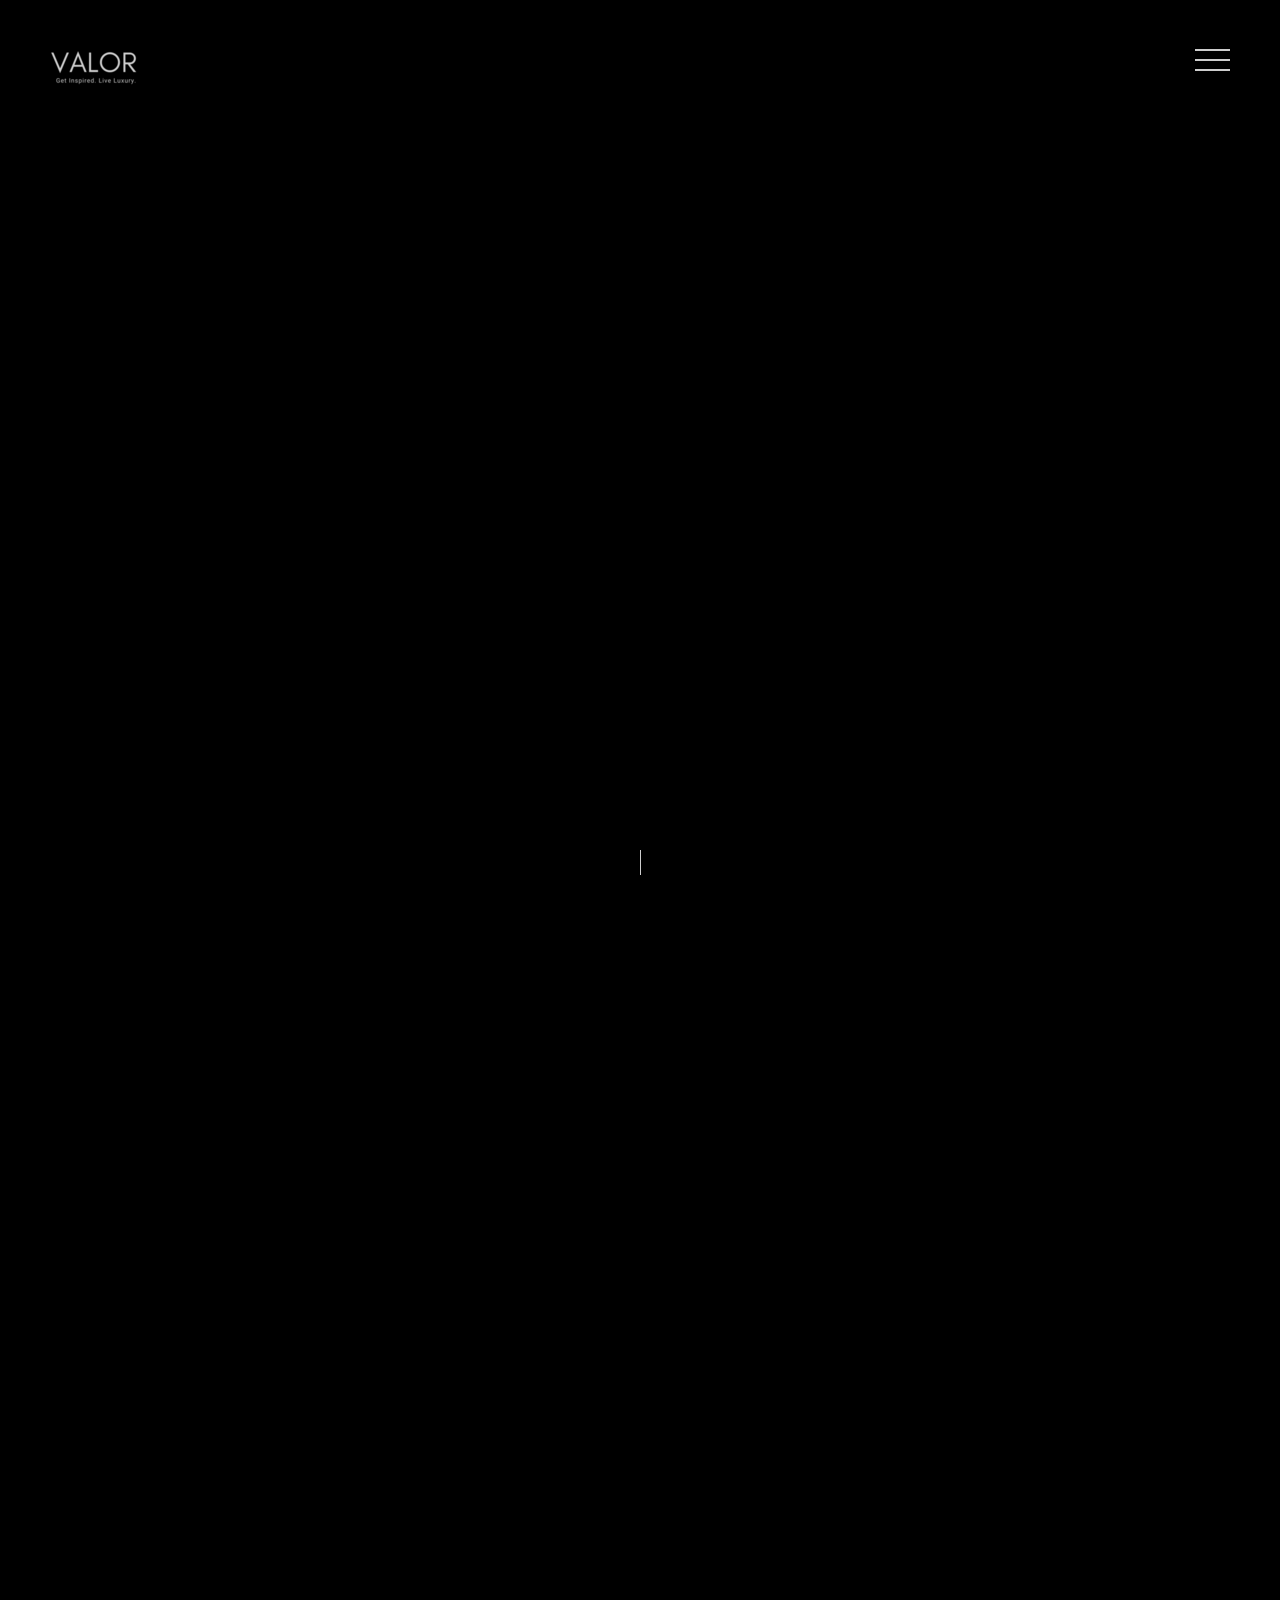
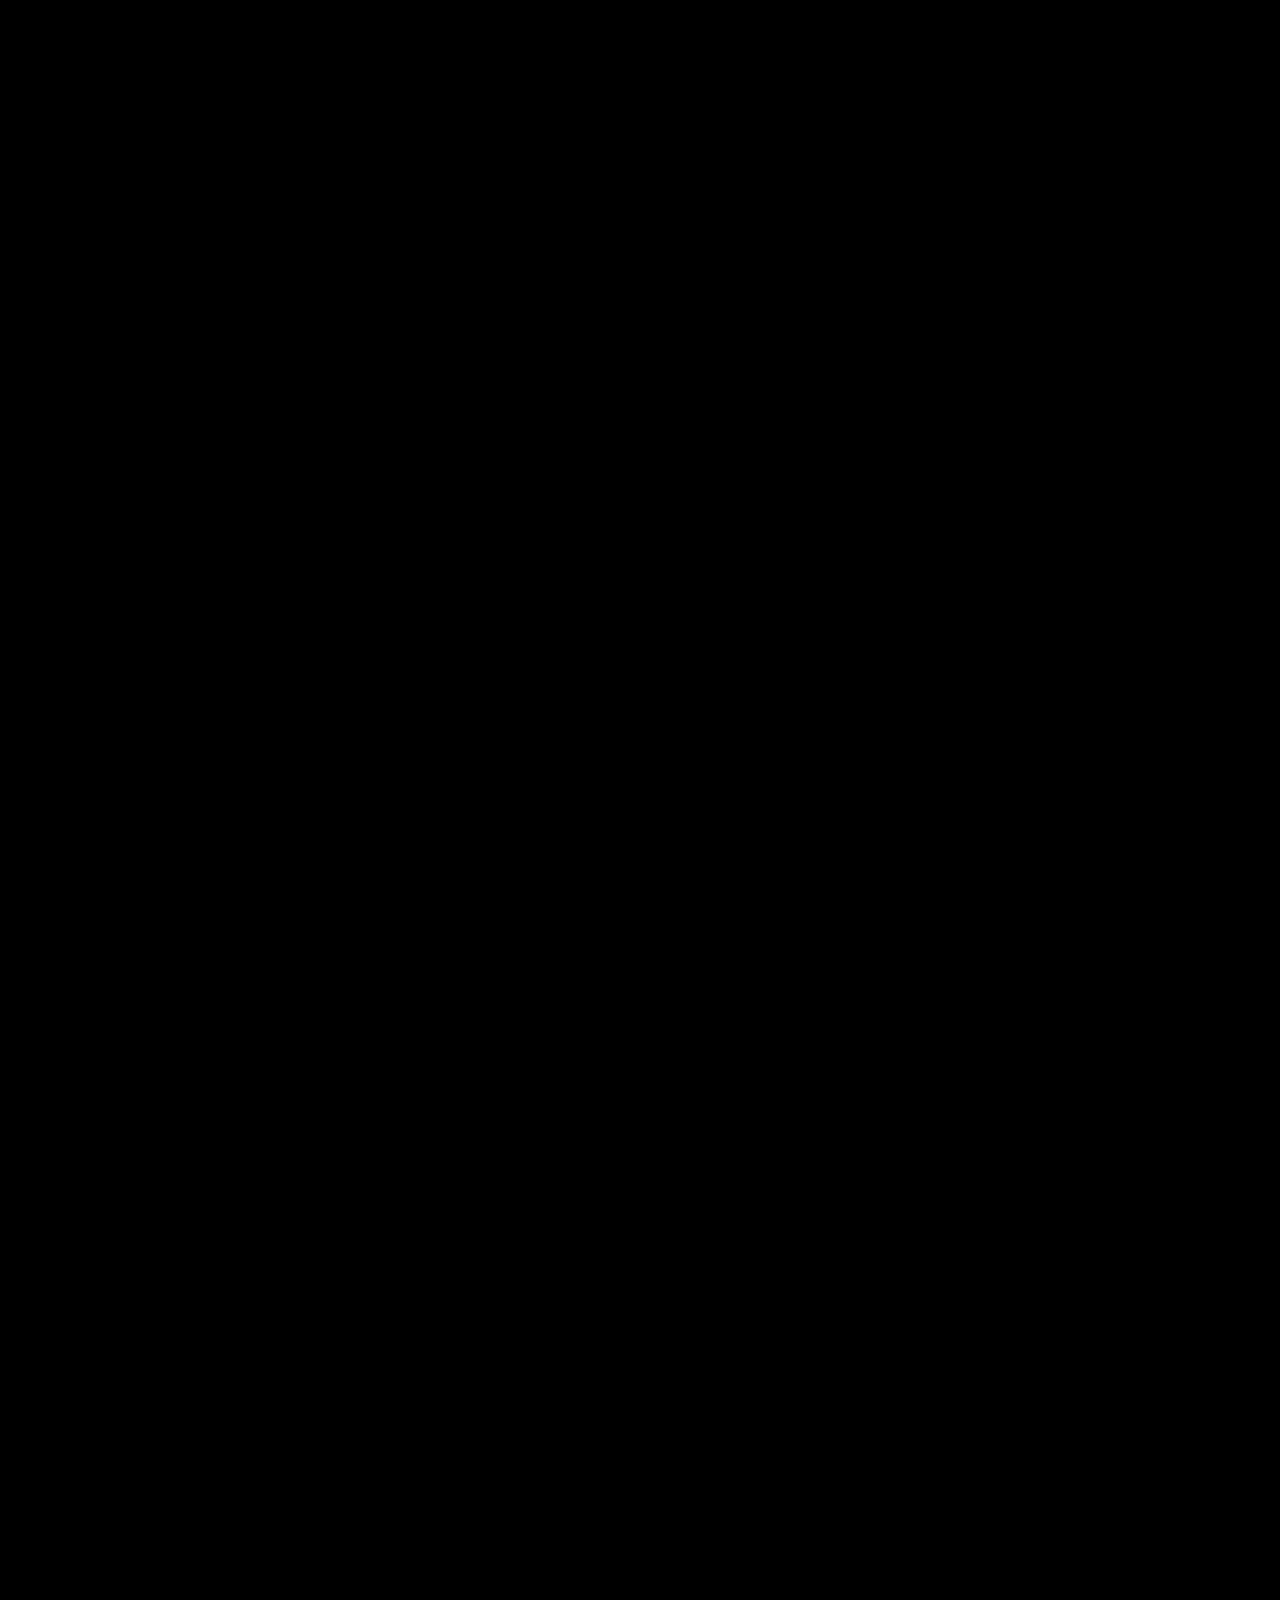
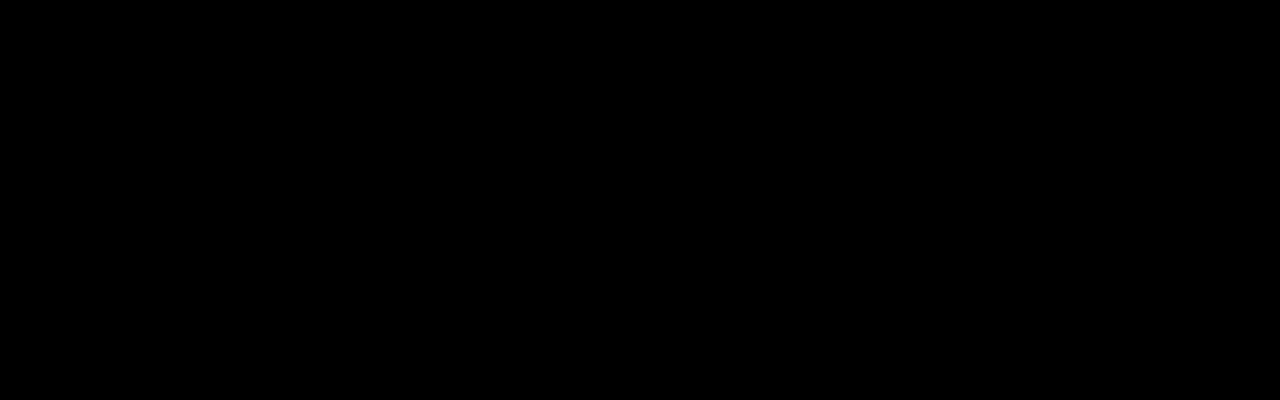
<file: index.html>
<!DOCTYPE html>
<html lang="en">

<head>
    <meta charset="utf-8">
    <title>
        Welcome to Valor Luxury
    </title>
    <meta content="" name="description">
    <meta content="" name="author">
    <meta content="" name="keywords">
    <meta content="height=device-height, width=device-width, initial-scale=1.0, minimum-scale=1.0, maximum-scale=1.0, user-scalable=no" name="viewport">
    <!-- Wext v1.0 || ex nihilo || September 2020 -->
    <!-- style start -->
    <link href="Main/css/plugins.css" media="all" rel="stylesheet" type="text/css">
    <link href="Main/css/style.css" media="all" rel="stylesheet" type="text/css">
    <!-- style end -->
    <!-- google fonts start -->
    <link href="http://fonts.googleapis.com/css?family=Raleway:100,200,300,400,500,600,700,800,900%7CMontserrat:400,400i,500,500i,600,600i,700,700i,800,800i,900,900i" rel="stylesheet" type="text/css">
    <!-- google fonts end -->
    
    <!-- Global site tag (gtag.js) - Google Analytics -->
    <script async src="https://www.googletagmanager.com/gtag/js?id=G-4ZXE6KK98L"></script>
    <script>
      window.dataLayer = window.dataLayer || [];
      function gtag(){dataLayer.push(arguments);}
      gtag('js', new Date());

      gtag('config', 'G-4ZXE6KK98L');
    </script>
    
</head>

<body>
    <!-- preloader start -->
    <div class="preloader-bg"></div>
    <div id="preloader">
        <div id="preloader-status">
            <div class="preloader-position loader">
                <span></span>
            </div>
        </div>
    </div>
    <!-- preloader end -->
    <!-- navigation trigger start -->
    <div class="menu-trigger navigation-icon" id="menu-mobile-btn">
        <button class="lines-button minus menu-toggle" id="menu-mobile-caller" type="button"><span class="lines inverse"></span></button>
    </div>
    <!-- navigation trigger end -->
    <!-- navigation start -->
    <div id="ui-layer">
        <div id="menu-wrapper">
            <div id="menu-mobile">
                <div class="menu-nav-wrapper">
                    <nav class="menu-nav">
                        <ul>
                            <li>
                                <a class="menu-state active" href="#home">Home</a>
                            </li>
                            <li>
                                <a class="menu-state" href="#about">About</a>
                            </li>
                            <li>
                                <a class="menu-state" href="#works">TOPICS</a>
                            </li>
                            <li>
                                <a class="menu-state" href="#contact">Contact</a>
                            </li>
                            <li class="credits">
                                <a href="index.html">&copy; <span style="font-weight:bold">VALOR LUXURY</span></a>
                                <br><br>
                                <a href="index.html">Made by <span style="font-weight:bold">Ronit</span></a>
                            </li>
                        </ul>
                    </nav>
                </div>
            </div>
        </div>
    </div>
    <!-- navigation end -->
    <!-- fullPage start -->
    <div id="fullpage">
        <!-- home section start -->
        <div class="section" id="section0">
            <!-- logo start -->
            <div class="logo">
                <a href="index.html"><img alt="Logo" src="Main/img/logo/logo.png"></a>
            </div>
            <!-- logo end -->
            <!-- hero bg start -->
            <div class="hero-fullscreen overlay-video overlay-all cover-all">
                <!-- YouTube video start -->
                <div class="hero-fullscreen-FIX">
                    <!-- YouTube video containment start -->
                    <div id="videoContainment">
                        <!-- YouTube video URL start -->
                        <div class="player" data-property="{videoURL: 'LT6mvQ_CDyo', containment: '#videoContainment', showControls: false, autoPlay: true, loop: true, vol: 50, mute: true, startAt: 0, stopAt: 0, opacity: 1, addRaster: false, quality: 'large', optimizeDisplay: true, ratio: 16/9, playOnlyIfVisible: true}"
                            id="bgndVideo"></div>
                        <!-- YouTube video URL end -->
                    </div>
                    <!-- YouTube video containment end -->
                    <!-- YouTube video mobile IMG start -->
                    <div class="YT-bg"></div>
                    <!-- YouTube video mobile IMG end -->
                </div>
                <!-- YouTube video end -->
            </div>
            <!-- hero bg end -->
            <!-- txt wrapper start -->
            <section class="txt-wrapper-all section-dark">
                <!-- center container start -->
                <div class="center-container-all">
                    <!-- center block start -->
                    <div class="center-block-all">
                        <!-- section title wrapper start -->
                        <div class="section-title">
                            <!-- section title start -->
                            <div class="section-title-inner section-title-inner-all section-title-inner-dark">
                                Luxverse's
                            </div>
                            <!-- section title end -->
                            <!-- section title start -->
                            <div class="section-title-inner section-title-inner-home section-title-inner-dark">
                                Valor
                            </div>
                            <!-- section title end -->
                        </div>
                        <!-- section title wrapper end -->
                    </div>
                    <!-- center block end -->
                </div>
                <!-- center container end -->
            </section>
            <!-- txt wrapper end -->
            <!-- scroll indicator start -->
            <div class="scroll-indicator">
                <div class="scroll-indicator-wrapper">
                    <div class="scroll-line"></div>
                </div>
            </div>
            <!-- scroll indicator end -->
        </div>
        <!-- home section end -->
        <!-- about section start -->
        <div class="section light-mode" id="section1">
            <!-- the wrapper start -->
            <div class="the-wrapper">
                <!-- container start -->
                <div class="container-fluid sections">
                    <!-- row start -->
                    <div class="row">
                        <!-- col start -->
                        <div class="col-md-12 col-sm-12 nopadding">
                            <!-- carousel start -->
                            <div class="owl-carousel half-post-dark" id="about-section-carousel">
                                <!-- carousel item 1 start -->
                                <div class="item item-grid-size">
                                    <div class="all-page-carousel-item about-page-carousel-item-1">
                                        <!-- txt wrapper start -->
                                        <section class="txt-wrapper-all section-light">
                                            <!-- center container start -->
                                            <div class="center-container-all">
                                                <!-- center block start -->
                                                <div class="center-block-all">
                                                    <!-- section title wrapper start -->
                                                    <div class="section-title">
                                                        <!-- section title start -->
                                                        <div class="section-title-inner section-title-inner-all section-title-inner-light">
                                                            OUR AIM FOR THE WORLD
                                                        </div>
                                                        <!-- section title end -->
                                                        <!-- section title start -->
                                                        <div class="section-title-inner section-title-inner-page section-title-inner-page-all section-title-inner-light">
                                                            ABOUT
                                                        </div>
                                                        <!-- section title end -->
                                                    </div>
                                                    <!-- section title wrapper end -->
                                                    <!-- inner divider start -->
                                                    <div class="inner-divider"></div>
                                                    <!-- inner divider end -->
                                                    <!-- txt container start -->
                                                    <div class="txt-container">
                                                        <!-- testimonials start -->
                                                        <div class="slick-testimonials">
                                                            <!-- testimonials quote 1 start -->
                                                            <div class="testimonials-quote">
                                                                <!-- section TXT start -->
                                                                <div class="section-intro">
                                                                    <p>
                                                                        LUXURY is a State of Mind.
                                                                    </p>
                                                                </div>
                                                                <!-- section TXT end -->
                                                            </div>
                                                            <!-- testimonials quote 1 end -->
                                                            <!-- testimonials quote 2 start -->
                                                            <div class="testimonials-quote">
                                                                <!-- section TXT start -->
                                                                <div class="section-intro">
                                                                    <p>
                                                                    ALL IN ONE Place to Find All the Resources You Need to Begin Your Journey!
                                                                    </p>
                                                                </div>
                                                                <!-- section TXT end -->
                                                            </div>
                                                            <!-- testimonials quote 2 end -->
                                                            <!-- testimonials quote 3 start -->
                                                            <div class="testimonials-quote">
                                                                <!-- section TXT start -->
                                                                <div class="section-intro">
                                                                    <p>
                                                                        So, Get Inspired and Live a Truly Glamorous Life!
                                                                    </p>
                                                                </div>
                                                                <!-- section TXT end -->
                                                            </div>
                                                            <!-- testimonials quote 3 end -->
                                                        </div>
                                                        <!-- testimonials end -->
                                                    </div>
                                                    <!-- txt container end -->
                                                    <!-- inner divider start -->
                                                    <div class="inner-divider"></div>
                                                    <!-- inner divider end -->
                                                    <!-- play video button start -->
                                                    <div class="video-play-btn-wrapper">
                                                        <a class="" data-lity="" href="https://vimeo.com/575414595">
                                                            <div class="video-play-btn video-play-btn-dark">
                                                                <i class="icon-play"></i>
                                                            </div>
                                                        </a>
                                                    </div>
                                                    <!-- play video button end -->
                                                </div>
                                                <!-- center block end -->
                                            </div>
                                            <!-- center container end -->
                                        </section>
                                        <!-- txt wrapper end -->
                                    </div>
                                </div>
                                <!-- carousel item 1 end -->
                                <!-- carousel item 2 start -->
                                <div class="item item-grid-size">
                                    <div class="all-page-carousel-item about-page-carousel-item-2">
                                        <!-- txt wrapper start -->
                                        <section class="txt-wrapper-all section-light">
                                            <!-- center container start -->
                                            <div class="center-container-all">
                                                <!-- center block start -->
                                                <div class="center-block-all">
                                                    <!-- section title wrapper start -->
                                                    <div class="section-title">
                                                        <!-- section title start -->
                                                        <div class="section-title-inner section-title-inner-all section-title-inner-light">
                                                            TRAIN YOUR
                                                        </div>
                                                        <!-- section title end -->
                                                        <!-- section title start -->
                                                        <div class="section-title-inner section-title-inner-page section-title-inner-page-all section-title-inner-light">
                                                            MIND.
                                                        </div>
                                                        <!-- section title end -->
                                                    </div>
                                                    <!-- section title wrapper end -->
                                                    <!-- txt container start -->
                                                    <div class="txt-container">
                                                        <!-- section chart start -->
                                                        <section class="chart-wrapper">
                                                            <!-- <span class="chart-about chart-appear-about" data-percent="100"><span class="percent-about"></span></span> -->
                                                        </section>
                                                        <!-- section chart end -->
                                                        <!-- section TXT start -->
                                                        <p>
                                                            Use Several Mind Techniques to Luxify your <a class="link-effect" href="#">DREAMS into REALITY</a>.
                                                            <br>
                                                            “Whatever Your Mind Can Conceive and Believe, It Can Achieve.” – <span style="font-weight: 700;">Napoleon Hill</span>
                                                        </p>
                                                        <!-- section TXT end -->
                                                    </div>
                                                    <!-- txt container end -->
                                                </div>
                                                <!-- center block end -->
                                            </div>
                                            <!-- center container end -->
                                        </section>
                                        <!-- txt wrapper end -->
                                    </div>
                                </div>
                                <!-- carousel item 2 end -->
                                <!-- carousel item 3 start -->
                                <div class="item item-grid-size">
                                    <div class="all-page-carousel-item about-page-carousel-item-3">
                                        <!-- txt wrapper start -->
                                        <section class="txt-wrapper-all section-light">
                                            <!-- center container start -->
                                            <div class="center-container-all">
                                                <!-- center block start -->
                                                <div class="center-block-all">
                                                    <!-- section title wrapper start -->
                                                    <div class="section-title">
                                                        <!-- section title start -->
                                                        <div class="section-title-inner section-title-inner-all section-title-inner-light">
                                                            LAW OF RESONANCE
                                                        </div>
                                                        <!-- section title end -->
                                                        <!-- section title start -->
                                                        <div class="section-title-inner section-title-inner-page section-title-inner-page-all section-title-inner-light">
                                                            VISUALIZE
                                                        </div>
                                                        <!-- section title end -->
                                                    </div>
                                                    <!-- section title wrapper end -->
                                                    <!-- txt container start -->
                                                    <div class="txt-container">
                                                        <!-- section chart start -->
                                                        <section class="chart-wrapper">
                                                            <!-- <span class="chart-about chart-appear-about" data-percent="66"><span class="percent-about"></span></span> -->
                                                        </section>
                                                        <!-- section chart end -->
                                                        <!-- section TXT start -->
                                                        <p>
                                                            Watch or Listen. Simultaneously Visualize your Fantasy of Being RICH.
                                                            <br>
                                                            “When you visualize, then you materialize. If you've been there in the mind, you'll go there in the body.” – <span style="font-weight: 700;">Denis Waitley</span>
                                                        </p>
                                                        <!-- section TXT end -->
                                                    </div>
                                                    <!-- txt container end -->
                                                </div>
                                                <!-- center block end -->
                                            </div>
                                            <!-- center container end -->
                                        </section>
                                        <!-- txt wrapper end -->
                                    </div>
                                </div>
                                <!-- carousel item 3 end -->
                                <!-- carousel item 4 start -->
                                <div class="item item-grid-size">
                                    <div class="all-page-carousel-item about-page-carousel-item-4">
                                        <!-- txt wrapper start -->
                                        <section class="txt-wrapper-all section-light">
                                            <!-- center container start -->
                                            <div class="center-container-all">
                                                <!-- center block start -->
                                                <div class="center-block-all">
                                                    <!-- section title wrapper start -->
                                                    <div class="section-title">
                                                        <!-- section title start -->
                                                        <div class="section-title-inner section-title-inner-all section-title-inner-light">
                                                            SEE THE
                                                        </div>
                                                        <!-- section title end -->
                                                        <!-- section title start -->
                                                        <div class="section-title-inner section-title-inner-page section-title-inner-page-all section-title-inner-light">
                                                            Result
                                                        </div>
                                                        <!-- section title end -->
                                                    </div>
                                                    <!-- section title wrapper end -->
                                                    <!-- txt container start -->
                                                    <div class="txt-container">
                                                        <!-- section chart start -->
                                                        <section class="chart-wrapper">
                                                            <span class="chart-about chart-appear-about" data-percent="100"><span class="percent-about"></span></span>
                                                        </section>
                                                        <!-- section chart end -->
                                                        <!-- section TXT start -->
                                                        <p>
                                                            Keep Believing <a class="link-effect" href="#">in your DREAMS. It'll Show Up When the Time is RIGHT</a>.
                                                            <br>
                                                            “The Two Most Powerful Warriors in the World are PATIENCE and TIME.” – <span style="font-weight: 700;">Leo Tolstoy</span>
                                                        </p>
                                                        <!-- section TXT end -->
                                                    </div>
                                                    <!-- txt container end -->
                                                </div>
                                                <!-- center block end -->
                                            </div>
                                            <!-- center container end -->
                                        </section>
                                        <!-- txt wrapper end -->
                                    </div>
                                </div>
                                <!-- carousel item 4 end -->
                            </div>
                            <!-- carousel end -->
                        </div>
                        <!-- col end -->
                    </div>
                    <!-- row end -->
                </div>
                <!-- container end -->
            </div>
            <!-- the wrapper end -->
        </div>
        <!-- about section end -->
        <!-- works section start -->
        <div class="section dark-mode" id="section2">
            <!-- the wrapper start -->
            <div class="the-wrapper">
                <!-- container start -->
                <div class="container-fluid sections">
                    <!-- row start -->
                    <div class="row">
                        <!-- col start -->
                        <div class="col-md-12 col-sm-12 nopadding">
                            <!-- carousel start -->
                            <div class="owl-carousel half-post-dark" id="works-section-carousel">
                                <!-- carousel item 1 start -->
                                <div class="item item-grid-size">
                                    <div class="all-page-carousel-item works-page-carousel-item-1">
                                        <!-- txt wrapper start -->
                                        <section class="txt-wrapper-all section-dark">
                                            <!-- center container start -->
                                            <div class="center-container-all">
                                                <!-- center block start -->
                                                <div class="center-block-all">
                                                    <!-- section title wrapper start -->
                                                    <div class="section-title">
                                                        <!-- section title start -->
                                                        <!-- <div class="section-title-inner section-title-inner-all section-title-inner-dark">
                                                            EXPLORE
                                                        </div> -->
                                                        <!-- section title end -->
                                                        <!-- section title start -->
                                                        <div class="section-title-inner section-title-inner-page section-title-inner-page-all section-title-inner-dark">
                                                            TOPICS
                                                        </div>
                                                        <!-- section title end -->
                                                        <!-- divider start -->
                                                        <div class="inner-divider"></div>
                                                        <!-- divider end -->
                                                        <!-- txt container start -->
                                                        <div class="txt-container">
                                                            <!-- section TXT start -->
                                                            <div class="section-intro">
                                                                <p>
                                                                    Swipe Left to Take Your First Step Towards Financial Abundance.
                                                                    <br>
                                                                    Do Everything You Can To Get There!
                                                                </p>
                                                            </div>
                                                            <!-- section TXT end -->
                                                        </div>
                                                        <!-- txt container end -->
                                                    </div>
                                                    <!-- section title wrapper end -->
                                                </div>
                                                <!-- center block end -->
                                            </div>
                                            <!-- center container end -->
                                        </section>
                                        <!-- txt wrapper end -->
                                    </div>
                                </div>
                                <!-- carousel item 1 end -->
                                <!-- carousel item 2 start -->
                                <div class="item item-grid-size">
                                    <div class="all-page-carousel-item works-page-carousel-item-2 overlay overlay-all overlay-dark-20 cover-all">
                                        <!-- txt wrapper start -->
                                        <section class="txt-wrapper-all">
                                            <!-- center container start -->
                                            <div class="center-container-all">
                                                <!-- center block start -->
                                                <div class="center-block-all">
                                                    <!-- section title wrapper start -->
                                                    <div class="section-title-wrapper-works">
                                                        <div class="section-title">
                                                            <!-- section title start -->
                                                            <div class="section-title-inner section-title-inner-works section-title-inner-dark section-title-inner-dark-works">
                                                                Affirmations
                                                            </div>
                                                            <!-- section title end -->
                                                            <!-- inner divider start -->
                                                            <br>
                                                            <div class="inner-divider">MONEY MINDSET</div>
                                                            <!-- inner divider end -->
                                                            <!-- the button wrapper start -->
                                                            <div class="the-button-wrapper the-button-wrapper-right">
                                                                <a target="_blank" href="affirmations.html">
                                                                    <div class="the-button">
                                                                        Listen
                                                                    </div>
                                                                </a> 
                                                                    <!--<a href="img/works/works-gallery-slider/works-gallery-slider-2.jpg" title="Gallery 1 / Image description 2"></a>
                                                                <a href="img/works/works-gallery-slider/works-gallery-slider-3.jpg" title="Gallery 1 / Image description 3"></a> <a href="img/works/works-gallery-slider/works-gallery-slider-4.jpg" title="Gallery 1 / Image description 4"></a> -->
                                                            </div>
                                                            <!-- the button wrapper end -->
                                                        </div>
                                                    </div>
                                                    <!-- section title wrapper end -->
                                                </div>
                                                <!-- center block end -->
                                            </div>
                                            <!-- center container end -->
                                        </section>
                                        <!-- txt wrapper end -->
                                    </div>
                                </div>
                                <!-- carousel item 2 end -->
                                <!-- carousel item 3 start -->
                                <!-- carousel item 1 end -->
                                <!-- carousel item 2 start -->
                                <div class="item item-grid-size">
                                    <div class="all-page-carousel-item works-page-carousel-item-3 overlay overlay-all overlay-dark-20 cover-all">
                                        <!-- txt wrapper start -->
                                        <section class="txt-wrapper-all">
                                            <!-- center container start -->
                                            <div class="center-container-all">
                                                <!-- center block start -->
                                                <div class="center-block-all">
                                                    <!-- section title wrapper start -->
                                                    <div class="section-title-wrapper-works">
                                                        <div class="section-title">
                                                            <!-- section title start -->
                                                            <div
                                                                class="section-title-inner section-title-inner-works section-title-inner-dark section-title-inner-dark-works">
                                                                FILMS / SERIES ON RICH LIFE
                                                            </div>
                                                            <!-- section title end -->
                                                            <!-- inner divider start -->
                                                            <br>
                                                            <div class="inner-divider">LUXURY ON TV</div>
                                                            <!-- inner divider end -->
                                                            <!-- the button wrapper start -->
                                                            <div class="the-button-wrapper the-button-wrapper-right">
                                                                <a target="_blank" href="films.html">
                                                                    <div class="the-button">
                                                                        Watch
                                                                    </div>
                                                                </a>
                                                                <!--<a href="img/works/works-gallery-slider/works-gallery-slider-2.jpg" title="Gallery 1 / Image description 2"></a>
                                                                                                <a href="img/works/works-gallery-slider/works-gallery-slider-3.jpg" title="Gallery 1 / Image description 3"></a> <a href="img/works/works-gallery-slider/works-gallery-slider-4.jpg" title="Gallery 1 / Image description 4"></a> -->
                                                            </div>
                                                            <!-- the button wrapper end -->
                                                        </div>
                                                    </div>
                                                    <!-- section title wrapper end -->
                                                </div>
                                                <!-- center block end -->
                                            </div>
                                            <!-- center container end -->
                                        </section>
                                        <!-- txt wrapper end -->
                                    </div>
                                </div>
                                <!-- carousel item 2 end -->
                                <div class="item item-grid-size">
                                    <div class="all-page-carousel-item works-page-carousel-item-13 overlay overlay-all overlay-dark-20 cover-all">
                                        <!-- txt wrapper start -->
                                        <section class="txt-wrapper-all">
                                            <!-- center container start -->
                                            <div class="center-container-all">
                                                <!-- center block start -->
                                                <div class="center-block-all">
                                                    <!-- section title wrapper start -->
                                                    <div class="section-title-wrapper-works">
                                                        <div class="section-title">
                                                            <!-- section title start -->
                                                            <div class="section-title-inner section-title-inner-works section-title-inner-dark section-title-inner-dark-works">
                                                                GALLERY
                                                            </div>
                                                            <!-- section title end -->
                                                            <!-- inner divider start -->
                                                            <br>
                                                            <div class="inner-divider">INSPIRATIONAL</div>
                                                            <!-- inner divider end -->
                                                            <!-- the button wrapper start -->
                                                            <div class="the-button-wrapper the-button-wrapper-right popup-photo-gallery">
                                                                <a href="https://i.pinimg.com/originals/83/9e/28/839e28207e533b7fab53af3eff726095.jpg" title="Credits: Millionaire.Quote">
                                                                    <div class="the-button">
                                                                        View
                                                                    </div>
                                                                </a> <a href="https://wallpapercave.com/wp/wp3751640.jpg" title="Credits: MILLIONAIRE_LINES"></a>
                                                                <a href="https://wallpaperaccess.com/full/3223779.jpg" title="Credits: WallpaperAccess"></a> <a href="https://www.secretentourage.com/wp-content/uploads/2012/07/22.jpg" title="Credits: Secret Entourage"></a>
                                                                <a href="https://www.quotemaster.org/images/20/20958bf7287cf25298f8fdd4c8e51952.jpg" title="Credits: Secret Entourage"></a>
                                                                <a href="https://www.secretentourage.com/wp-content/uploads/2012/07/21.jpg" title="Credits: Secret Entourage"></a>
                                                                <a href="https://i.pinimg.com/originals/bb/e7/28/bbe728c6261626456e79c923fea93291.jpg" title="Credits: Smart__Being"></a>
                                                                <a href="https://cutewallpaper.org/21/millionaire-lifestyle-wallpaper/Billionaire-Quotes-Wallpaper-Lifestyle-Of-A-Billionaire-.jpg" title="Credits: BOSS_LIFE_MENTOR"></a>
                                                                <a href="https://i.pinimg.com/originals/9a/47/b7/9a47b7558320a922063fd5de4431fb5b.jpg" title="Credits: THEBOSSFILES"></a>
                                                                <a href="https://shayaribaazi.files.wordpress.com/2020/10/screen-3-1.jpg" title="Credits: Shayari Baazi"></a>
                                                            </div>
                                                            <!-- the button wrapper end -->
                                                        </div>
                                                    </div>
                                                    <!-- section title wrapper end -->
                                                </div>
                                                <!-- center block end -->
                                            </div>
                                            <!-- center container end -->
                                        </section>
                                        <!-- txt wrapper end -->
                                    </div>
                                </div>
                                <div class="item item-grid-size">
                                    <div class="all-page-carousel-item works-page-carousel-item-14 overlay overlay-all overlay-dark-20 cover-all">
                                        <!-- txt wrapper start -->
                                        <section class="txt-wrapper-all">
                                            <!-- center container start -->
                                            <div class="center-container-all">
                                                <!-- center block start -->
                                                <div class="center-block-all">
                                                    <!-- section title wrapper start -->
                                                    <div class="section-title-wrapper-works">
                                                        <div class="section-title">
                                                            <!-- section title start -->
                                                            <div
                                                                class="section-title-inner section-title-inner-works section-title-inner-dark section-title-inner-dark-works">
                                                                EVENTS
                                                            </div>
                                                            <!-- section title end -->
                                                            <!-- inner divider start -->
                                                            <br>
                                                            <div class="inner-divider">MONEY MAKING</div>
                                                            <!-- inner divider end -->
                                                            <!-- the button wrapper start -->
                                                            <div class="the-button-wrapper the-button-wrapper-right">
                                                                <a target="_blank" href="events.html">
                                                                    <div class="the-button">
                                                                        Watch
                                                                    </div>
                                                                </a>
                                                                <!--<a href="img/works/works-gallery-slider/works-gallery-slider-2.jpg" title="Gallery 1 / Image description 2"></a>
                                                                                                <a href="img/works/works-gallery-slider/works-gallery-slider-3.jpg" title="Gallery 1 / Image description 3"></a> <a href="img/works/works-gallery-slider/works-gallery-slider-4.jpg" title="Gallery 1 / Image description 4"></a> -->
                                                            </div>
                                                            <!-- the button wrapper end -->
                                                        </div>
                                                    </div>
                                                    <!-- section title wrapper end -->
                                                </div>
                                                <!-- center block end -->
                                            </div>
                                            <!-- center container end -->
                                        </section>
                                        <!-- txt wrapper end -->
                                    </div>
                                </div>
                                <!-- carousel item 3 start -->
                                <div class="item item-grid-size">
                                    <div class="all-page-carousel-item works-page-carousel-item-4 overlay overlay-all overlay-dark-20 cover-all">
                                        <!-- txt wrapper start -->
                                        <section class="txt-wrapper-all">
                                            <!-- center container start -->
                                            <div class="center-container-all">
                                                <!-- center block start -->
                                                <div class="center-block-all">
                                                    <!-- section title wrapper start -->
                                                    <div class="section-title-wrapper-works">
                                                        <div class="section-title">
                                                            <!-- section title start -->
                                                            <div class="section-title-inner section-title-inner-works section-title-inner-dark section-title-inner-dark-works">
                                                                Quotes
                                                            </div>
                                                            <!-- section title end -->
                                                            <!-- inner divider start -->
                                                            <br>
                                                            <div class="inner-divider">READ AND SUCCEED</div>
                                                            <!-- inner divider end -->
                                                            <!-- the button wrapper start -->
                                                            <div class="the-button-wrapper the-button-wrapper-right">
                                                                <a target="_blank" href="quotes/testimonials.html">
                                                                    <div class="the-button">
                                                                        Read
                                                                    </div>
                                                                </a>
                                                            </div>
                                                            <!-- the button wrapper end -->
                                                        </div>
                                                    </div>
                                                    <!-- section title wrapper end -->
                                                </div>
                                                <!-- center block end -->
                                            </div>
                                            <!-- center container end -->
                                        </section>
                                        <!-- txt wrapper end -->
                                    </div>
                                </div>
                                <!-- carousel item 3 end -->
                                <!-- carousel item 4 start -->
                                <div class="item item-grid-size">
                                    <div class="all-page-carousel-item works-page-carousel-item-5 overlay overlay-all overlay-dark-20 cover-all">
                                        <!-- txt wrapper start -->
                                        <section class="txt-wrapper-all">
                                            <!-- center container start -->
                                            <div class="center-container-all">
                                                <!-- center block start -->
                                                <div class="center-block-all">
                                                    <!-- section title wrapper start -->
                                                    <div class="section-title-wrapper-works">
                                                        <div class="section-title">
                                                            <!-- section title start -->
                                                            <div class="section-title-inner section-title-inner-works section-title-inner-dark section-title-inner-dark-works">
                                                                Lifestyle Videos
                                                            </div>
                                                            <!-- section title end -->
                                                            <!-- inner divider start -->
                                                            <br>
                                                            <div class="inner-divider">VISUALIZATION</div>
                                                            <!-- inner divider end -->
                                                            <!-- the button wrapper start -->
                                                            <div class="the-button-wrapper the-button-wrapper-right">
                                                                <a data-lity="" href="https://www.youtube.com/watch?v=ASeNVqJ3ojg">
                                                                    <div class="the-button">
                                                                        Watch
                                                                    </div>
                                                                </a>
                                                            
                                                            </div>
                                                            <!-- the button wrapper end -->
                                                        </div>
                                                    </div>
                                                    <!-- section title wrapper end -->
                                                </div>
                                                <!-- center block end -->
                                            </div>
                                            <!-- center container end -->
                                        </section>
                                        <!-- txt wrapper end -->
                                    </div>
                                </div>
                                <!-- carousel item 4 end -->
                                <!-- carousel item 5 start -->
                                <div class="item item-grid-size">
                                    <div class="all-page-carousel-item works-page-carousel-item-6 overlay overlay-all overlay-dark-20 cover-all">
                                        <!-- txt wrapper start -->
                                        <section class="txt-wrapper-all">
                                            <!-- center container start -->
                                            <div class="center-container-all">
                                                <!-- center block start -->
                                                <div class="center-block-all">
                                                    <!-- section title wrapper start -->
                                                    <div class="section-title-wrapper-works">
                                                        <div class="section-title">
                                                            <!-- section title start -->
                                                            <div class="section-title-inner section-title-inner-works section-title-inner-dark section-title-inner-dark-works">
                                                                Motivational Music
                                                            </div>
                                                            <!-- section title end -->
                                                            <!-- inner divider start -->
                                                            <br>
                                                            <div class="inner-divider">SUCCESS VIBES</div>
                                                            <!-- inner divider end -->
                                                            <!-- the button wrapper start -->
                                                            <div class="the-button-wrapper the-button-wrapper-right">
                                                                <a target="_blank" href="music.html">
                                                                    <div class="the-button">
                                                                        Listen
                                                                    </div>
                                                                </a>
                                                            </div>
                                                            <!-- the button wrapper end -->
                                                        </div>
                                                    </div>
                                                    <!-- section title wrapper end -->
                                                </div>
                                                <!-- center block end -->
                                            </div>
                                            <!-- center container end -->
                                        </section>
                                        <!-- txt wrapper end -->
                                    </div>
                                </div>
                                <!-- carousel item 5 end -->
                                <!-- carousel item 6 start -->
                                <div class="item item-grid-size">
                                    <div class="all-page-carousel-item works-page-carousel-item-7 overlay overlay-all overlay-dark-20 cover-all">
                                        <!-- txt wrapper start -->
                                        <section class="txt-wrapper-all">
                                            <!-- center container start -->
                                            <div class="center-container-all">
                                                <!-- center block start -->
                                                <div class="center-block-all">
                                                    <!-- section title wrapper start -->
                                                    <div class="section-title-wrapper-works">
                                                        <div class="section-title">
                                                            <!-- section title start -->
                                                            <div class="section-title-inner section-title-inner-works section-title-inner-dark section-title-inner-dark-works">
                                                                Audiobooks
                                                            </div>
                                                            <!-- section title end -->
                                                            <!-- inner divider start -->
                                                            <br>
                                                            <div class="inner-divider">FINANCIAL KNOWLEDGE</div>
                                                            <!-- inner divider end -->
                                                            <!-- the button wrapper start -->
                                                            <div class="the-button-wrapper the-button-wrapper-right">
                                                                <a target="_blank" href="audiobooks.html">
                                                                    <div class="the-button">
                                                                        Listen
                                                                    </div>
                                                                </a> 
                                                                <!-- <a href="img/works/works-gallery-slider-2/works-gallery-slider-2.jpg" title="Gallery 2 / Image description 2"></a>
                                                                <a href="img/works/works-gallery-slider-2/works-gallery-slider-3.jpg" title="Gallery 2 / Image description 3"></a> <a href="img/works/works-gallery-slider-2/works-gallery-slider-4.jpg" title="Gallery 2 / Image description 4"></a> -->
                                                            </div>
                                                            <!-- the button wrapper end -->
                                                        </div>
                                                    </div>
                                                    <!-- section title wrapper end -->
                                                </div>
                                                <!-- center block end -->
                                            </div>
                                            <!-- center container end -->
                                        </section>
                                        <!-- txt wrapper end -->
                                    </div>
                                </div>
                                <!-- carousel item 6 end -->
                                <!-- carousel item 5 start -->
                                <div class="item item-grid-size">
                                    <div class="all-page-carousel-item works-page-carousel-item-8 overlay overlay-all overlay-dark-20 cover-all">
                                        <!-- txt wrapper start -->
                                        <section class="txt-wrapper-all">
                                            <!-- center container start -->
                                            <div class="center-container-all">
                                                <!-- center block start -->
                                                <div class="center-block-all">
                                                    <!-- section title wrapper start -->
                                                    <div class="section-title-wrapper-works">
                                                        <div class="section-title">
                                                            <!-- section title start -->
                                                            <div
                                                                class="section-title-inner section-title-inner-works section-title-inner-dark section-title-inner-dark-works">
                                                                Speeches
                                                            </div>
                                                            <!-- section title end -->
                                                            <!-- inner divider start -->
                                                            <br>
                                                            <div class="inner-divider">MONEY MOTIVATION</div>
                                                            <!-- inner divider end -->
                                                            <!-- the button wrapper start -->
                                                            <div class="the-button-wrapper the-button-wrapper-right">
                                                                <a target="_blank" href="inspirational.html">
                                                                    <div class="the-button">
                                                                        Listen
                                                                    </div>
                                                                </a>
                                                            </div>
                                                            <!-- the button wrapper end -->
                                                        </div>
                                                    </div>
                                                    <!-- section title wrapper end -->
                                                </div>
                                                <!-- center block end -->
                                            </div>
                                            <!-- center container end -->
                                        </section>
                                        <!-- txt wrapper end -->
                                    </div>
                                </div>
                                <!-- carousel item 5 end -->
                                <!-- carousel item 5 start -->
                                <div class="item item-grid-size">
                                    <div class="all-page-carousel-item works-page-carousel-item-9 overlay overlay-all overlay-dark-20 cover-all">
                                        <!-- txt wrapper start -->
                                        <section class="txt-wrapper-all">
                                            <!-- center container start -->
                                            <div class="center-container-all">
                                                <!-- center block start -->
                                                <div class="center-block-all">
                                                    <!-- section title wrapper start -->
                                                    <div class="section-title-wrapper-works">
                                                        <div class="section-title">
                                                            <!-- section title start -->
                                                            <div
                                                                class="section-title-inner section-title-inner-works section-title-inner-dark section-title-inner-dark-works">
                                                                Meditation
                                                            </div>
                                                            <!-- section title end -->
                                                            <!-- inner divider start -->
                                                            <br>
                                                            <div class="inner-divider">ABUNDANCE | WEALTH | PROSPERITY</div>
                                                            <!-- inner divider end -->
                                                            <!-- the button wrapper start -->
                                                            <div class="the-button-wrapper the-button-wrapper-right">
                                                                <a target="_blank" href="meditation.html">
                                                                    <div class="the-button">
                                                                        Listen
                                                                    </div>
                                                                </a>
                                                            </div>
                                                            <!-- the button wrapper end -->
                                                        </div>
                                                    </div>
                                                    <!-- section title wrapper end -->
                                                </div>
                                                <!-- center block end -->
                                            </div>
                                            <!-- center container end -->
                                        </section>
                                        <!-- txt wrapper end -->
                                    </div>
                                </div>
                                <!-- carousel item 5 end -->
                                <!-- carousel item 5 start -->
                                <div class="item item-grid-size">
                                    <div class="all-page-carousel-item works-page-carousel-item-10 overlay overlay-all overlay-dark-20 cover-all">
                                        <!-- txt wrapper start -->
                                        <section class="txt-wrapper-all">
                                            <!-- center container start -->
                                            <div class="center-container-all">
                                                <!-- center block start -->
                                                <div class="center-block-all">
                                                    <!-- section title wrapper start -->
                                                    <div class="section-title-wrapper-works">
                                                        <div class="section-title">
                                                            <!-- section title start -->
                                                            <div
                                                                class="section-title-inner section-title-inner-works section-title-inner-dark section-title-inner-dark-works">
                                                                Podcasts
                                                            </div>
                                                            <!-- section title end -->
                                                            <!-- inner divider start -->
                                                            <br>
                                                            <div class="inner-divider">BILLIONAIRES</div>
                                                            <!-- inner divider end -->
                                                            <!-- the button wrapper start -->
                                                            <div class="the-button-wrapper the-button-wrapper-right">
                                                                <a target="_blank" href="episodes.html">
                                                                    <div class="the-button">
                                                                        Listen
                                                                    </div>
                                                                </a>
                                                            </div>
                                                            <!-- the button wrapper end -->
                                                        </div>
                                                    </div>
                                                    <!-- section title wrapper end -->
                                                </div>
                                                <!-- center block end -->
                                            </div>
                                            <!-- center container end -->
                                        </section>
                                        <!-- txt wrapper end -->
                                    </div>
                                </div>
                                <!-- carousel item 5 end -->
                                <!-- carousel item 5 start -->
                                <div class="item item-grid-size">
                                    <div class="all-page-carousel-item works-page-carousel-item-11 overlay overlay-all overlay-dark-20 cover-all">
                                        <!-- txt wrapper start -->
                                        <section class="txt-wrapper-all">
                                            <!-- center container start -->
                                            <div class="center-container-all">
                                                <!-- center block start -->
                                                <div class="center-block-all">
                                                    <!-- section title wrapper start -->
                                                    <div class="section-title-wrapper-works">
                                                        <div class="section-title">
                                                            <!-- section title start -->
                                                            <div
                                                                class="section-title-inner section-title-inner-works section-title-inner-dark section-title-inner-dark-works">
                                                                LEADERBOARD
                                                            </div>
                                                            <!-- section title end -->
                                                            <!-- inner divider start -->
                                                            <br>
                                                            <div class="inner-divider">FORBES TOP 5 BILLIONAIRES</div>
                                                            <!-- inner divider end -->
                                                            <!-- the button wrapper start -->
                                                            <div class="the-button-wrapper the-button-wrapper-right">
                                                                <a target="_blank" href="leaderboard.html">
                                                                    <div class="the-button">
                                                                        VIEW
                                                                    </div>
                                                                </a>
                                                            </div>
                                                            <!-- the button wrapper end -->
                                                        </div>
                                                    </div>
                                                    <!-- section title wrapper end -->
                                                </div>
                                                <!-- center block end -->
                                            </div>
                                            <!-- center container end -->
                                        </section>
                                        <!-- txt wrapper end -->
                                    </div>
                                </div>
                                <div class="item item-grid-size">
                                    <div class="all-page-carousel-item works-page-carousel-item-12 overlay overlay-all overlay-dark-20 cover-all">
                                        <!-- txt wrapper start -->
                                        <section class="txt-wrapper-all">
                                            <!-- center container start -->
                                            <div class="center-container-all">
                                                <!-- center block start -->
                                                <div class="center-block-all">
                                                    <!-- section title wrapper start -->
                                                    <div class="section-title-wrapper-works">
                                                        <div class="section-title">
                                                            <!-- section title start -->
                                                            <div
                                                                class="section-title-inner section-title-inner-works section-title-inner-dark section-title-inner-dark-works">
                                                                COOL FACTS
                                                            </div>
                                                            <!-- section title end -->
                                                            <!-- inner divider start -->
                                                            <br>
                                                            <div class="inner-divider">BILLIONAIRES</div>
                                                            <!-- inner divider end -->
                                                            <!-- the button wrapper start -->
                                                            <div class="the-button-wrapper the-button-wrapper-right">
                                                                <a target="_blank" href="facts.html">
                                                                    <div class="the-button">
                                                                        READ
                                                                    </div>
                                                                </a>
                                                            </div>
                                                            <!-- the button wrapper end -->
                                                        </div>
                                                    </div>
                                                    <!-- section title wrapper end -->
                                                </div>
                                                <!-- center block end -->
                                            </div>
                                            <!-- center container end -->
                                        </section>
                                        <!-- txt wrapper end -->
                                    </div>
                                </div>
                            </div>
                            <!-- carousel end -->
                        </div>
                        <!-- col end -->
                    </div>
                    <!-- row end -->
                </div>
                <!-- container end -->
            </div>
            <!-- the wrapper end -->
        </div>
        <!-- works section end -->
        <!-- contact section start -->
        <div class="section light-mode" id="section3">
            <!-- the wrapper start -->
            <div class="the-wrapper">
                <!-- container start -->
                <div class="container-fluid sections">
                    <!-- row start -->
                    <div class="row">
                        <!-- col start -->
                        <div class="col-md-12 col-sm-12 nopadding">
                            <!-- carousel start -->
                            <div class="owl-carousel half-post-dark" id="contact-section-carousel">
                                <!-- carousel item 1 start -->
                                <div class="item item-grid-size">
                                    <div class="all-page-carousel-item contact-page-carousel-item-1">
                                        <!-- txt wrapper start -->
                                        <section class="txt-wrapper-all section-light">
                                            <!-- center container start -->
                                            <div class="center-container-all">
                                                <!-- center block start -->
                                                <div class="center-block-all">
                                                    <!-- section title wrapper start -->
                                                    <div class="section-title">
                                                        <!-- section title start -->
                                                        <div class="section-title-inner section-title-inner-all section-title-inner-light">
                                                            Let's talk
                                                        </div>
                                                        <!-- section title end -->
                                                        <!-- section title start -->
                                                        <div class="section-title-inner section-title-inner-page section-title-inner-page-all section-title-inner-light">
                                                            Contact
                                                        </div>
                                                        <!-- section title end -->
                                                        <!-- divider start -->
                                                        <div class="inner-divider"></div>
                                                        <!-- divider end -->
                                                        <!-- txt container start -->
                                                        <div class="txt-container">
                                                            <!-- section TXT start -->
                                                            <div class="section-intro">
                                                                <p>
                                                                    Have something to contribute to our platform?<br> By all means, please feel free to send us a message.
                                                                </p>
                                                            </div>
                                                            <!-- section TXT end -->
                                                            <!-- divider start -->
                                                            <div class="inner-divider"></div>
                                                            <!-- divider end -->
                                                            <!-- section email start -->
                                                            <div class="post-email-title">
                                                                <a class="link-effect" href="mailto:valorluxuryonline@gmail.com">valorluxuryonline@gmail.com</a>
                                                            </div>
                                                            <!-- section email end -->
                                                        </div>
                                                        <!-- txt container end -->
                                                    </div>
                                                    <!-- section title wrapper end -->
                                                </div>
                                                <!-- center block end -->
                                            </div>
                                            <!-- center container end -->
                                        </section>
                                        <!-- txt wrapper end -->
                                        <!-- to top arrow start -->
                                        <a href="#home">
                                            <div class="to-top-arrow to-top-arrow">
                                                <span class="ion-ios-arrow-up"></span>
                                            </div>
                                        </a>
                                        <!-- to top arrow end -->
                                    </div>
                                </div>
                                <!-- carousel item 1 end -->
                                <!-- carousel item 2 start -->
                                <div class="item item-grid-size">
                                    <div class="all-page-carousel-item contact-page-carousel-item-2">
                                        <!-- txt wrapper start -->
                                        <section class="txt-wrapper-all section-light">
                                            <!-- center container start -->
                                            <div class="center-container-all">
                                                <!-- center block start -->
                                                <div class="center-block-all">
                                                    <!-- section title wrapper start -->
                                                    <div class="section-title">
                                                        <!-- section title start -->
                                                        <div class="section-title-inner section-title-inner-all section-title-inner-light">
                                                            Get in
                                                        </div>
                                                        <!-- section title end -->
                                                        <!-- section title start -->
                                                        <div class="section-title-inner section-title-inner-page section-title-inner-page-all section-title-inner-light">
                                                            Touch
                                                        </div>
                                                        <!-- section title end -->
                                                        <!-- divider start -->
                                                        <div class="inner-divider"></div>
                                                        <!-- divider end -->
                                                        <!-- txt container start -->
                                                        <div class="txt-container">
                                                            <!-- row start -->
                                                            <div class="row">
                                                                <!-- col start -->
                                                                <div class="col-md-4 col-sm-12">
                                                                    <!-- section subtitle start -->
                                                                    <h3>
                                                                        Address
                                                                    </h3>
                                                                    <!-- section subtitle end -->
                                                                    <!-- divider start -->
                                                                    <div class="inner-divider"></div>
                                                                    <!-- divider end -->
                                                                    <!-- section TXT start -->
                                                                    <p>
                                                                        Abu Dhabi, UAE
                                                                    </p>
                                                                    <!-- section TXT end -->
                                                                    <!-- divider start -->
                                                                    <div class="inner-divider visible-mobile-devices"></div>
                                                                    <!-- divider end -->
                                                                </div>
                                                                <!-- col end -->
                                                                <!-- col start -->
                                                                <div class="col-md-4 col-sm-12">
                                                                    <!-- section subtitle start -->
                                                                    <h3>
                                                                        On the web
                                                                    </h3>
                                                                    <!-- section subtitle end -->
                                                                    <!-- divider start -->
                                                                    <div class="inner-divider"></div>
                                                                    <!-- divider end -->
                                                                    <!-- section TXT start -->
                                                                    <div class="social-icons">
                                                                        <!-- social icons start -->
                                                                        <ul>
                                                                            <!-- <li>
                                                                                <a class="ion-social-email" href="#"><span>Email</span></a>
                                                                            </li> -->
                                                                            <li>
                                                                                <a class="ion-social-facebook" href=""><span>Facebook</span></a>
                                                                            </li>
                                                                            <li>
                                                                                <a class="ion-social-instagram" href=""><span>Instagram</span></a>
                                                                            </li>
                                                                        </ul>
                                                                        <!-- social icons end -->
                                                                    </div>
                                                                    <!-- section TXT end -->
                                                                    <!-- divider start -->
                                                                    <div class="inner-divider visible-mobile-devices"></div>
                                                                    <!-- divider end -->
                                                                </div>
                                                                <!-- col end -->
                                                                <!-- col start -->
                                                                <div class="col-md-4 col-sm-12">
                                                                    <!-- section subtitle start -->
                                                                    <h3>
                                                                        Phone
                                                                    </h3>
                                                                    <!-- section subtitle end -->
                                                                    <!-- divider start -->
                                                                    <div class="inner-divider"></div>
                                                                    <!-- divider end -->
                                                                    <!-- section TXT start -->
                                                                    <p>
                                                                        +971 50 199 4675
                                                                    </p>
                                                                    <!-- section TXT end -->
                                                                </div>
                                                                <!-- col end -->
                                                            </div>
                                                            <!-- row end -->
                                                        </div>
                                                        <!-- txt container end -->
                                                    </div>
                                                    <!-- section title wrapper end -->
                                                </div>
                                                <!-- center block end -->
                                            </div>
                                            <!-- center container end -->
                                        </section>
                                        <!-- txt wrapper end -->
                                    </div>
                                </div>
                                <!-- carousel item 2 end -->
                            </div>
                            <!-- carousel end -->
                        </div>
                        <!-- col end -->
                    </div>
                    <!-- row end -->
                </div>
                <!-- container end -->
            </div>
            <!-- the wrapper end -->
        </div>
        <!-- contact section end -->
    </div>
    <!-- fullPage end -->
    <!-- scripts start -->
    <script src="Main/js/plugins.js">
    </script>
    <script src="Main/js/wext.js">
    </script>
    <!-- scripts end -->
</body>

</html>
</file>
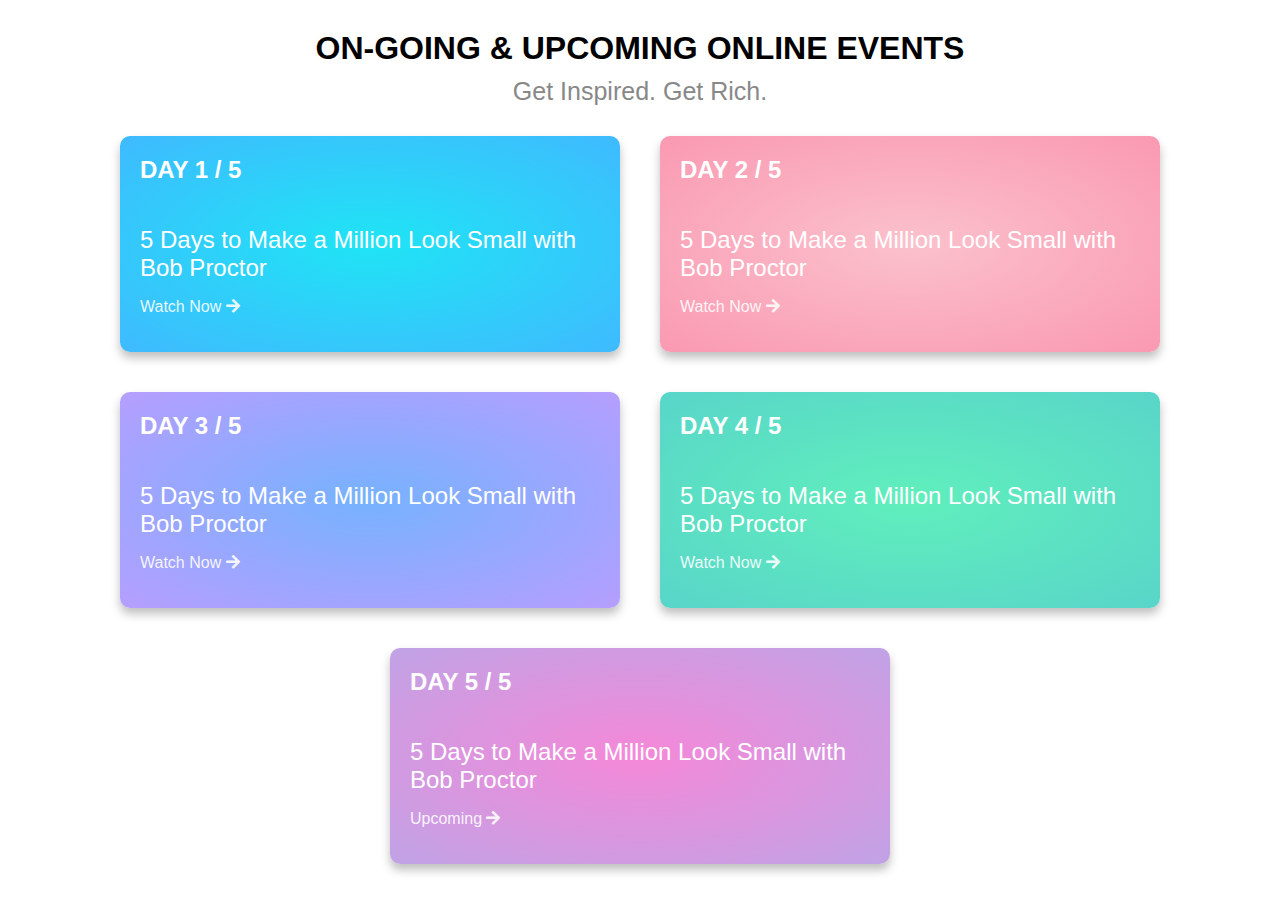
<file: events.html>
<!DOCTYPE html>
<html lang="en" >
<head>
  <meta charset="UTF-8">
  <title>Events | Valor Luxury</title>
  <link rel='stylesheet' href='https://cdnjs.cloudflare.com/ajax/libs/font-awesome/5.15.1/css/all.min.css'><link rel="stylesheet" href="events/style.css">

</head>
<body>
<!-- partial:index.partial.html -->
<!-- 

GRADIENT BANNER DESIGN BY SIMON LURWER ON DRIBBBLE:
https://dribbble.com/shots/14101951-Banners

-->
<div class="main-container">
  <div class="heading-container">
    <h1 class="heading">ON-GOING & UPCOMING ONLINE EVENTS</h1>
    <p class="credit"><a target="_blank" href="https://dribbble.com/sl">Get Inspired. Get Rich.</a></p>
  </div>
  <div class="card-container">
    <div class="card card-1">
      <!-- <div class="card__icon"><i class="fas fa-bolt"></i></div> -->
      <h2 style="color: #fff;">DAY 1 / 5</h2>
      <!-- <p class="card__exit"><i class="fas fa-times"></i></p> -->
      <h2 class="card__title">5 Days to Make a Million Look Small with Bob Proctor</h2>
      <p class="card__apply"><a target="_blank" href="https://www.youtube.com/watch?v=qeoNDOXU1Xc">Watch Now <i class="fas fa-arrow-right"></i></a></p>
    </div>
    <div class="card card-2">
      <!-- <div class="card__icon"><i class="fas fa-bolt"></i></div> -->
      <h2 style="color: #fff;">DAY 2 / 5</h2>
      <!-- <p class="card__exit"><i class="fas fa-times"></i></p> -->
      <h2 class="card__title">5 Days to Make a Million Look Small with Bob Proctor</h2>
      <p class="card__apply"><a target="_blank" href="https://www.youtube.com/watch?v=LArwOGGRe80">Watch Now <i
            class="fas fa-arrow-right"></i></a></p>
    </div>
    <div class="card card-3">
      <!-- <div class="card__icon"><i class="fas fa-bolt"></i></div> -->
      <h2 style="color: #fff;">DAY 3 / 5</h2>
      <!-- <p class="card__exit"><i class="fas fa-times"></i></p> -->
      <h2 class="card__title">5 Days to Make a Million Look Small with Bob Proctor</h2>
      <p class="card__apply"><a target="_blank" href="https://www.youtube.com/watch?v=CcNlXw0kahY">Watch Now <i
            class="fas fa-arrow-right"></i></a></p>
    </div>
    <div class="card card-4">
      <!-- <div class="card__icon"><i class="fas fa-bolt"></i></div> -->
      <h2 style="color: #fff;">DAY 4 / 5</h2>
      <!-- <p class="card__exit"><i class="fas fa-times"></i></p> -->
      <h2 class="card__title">5 Days to Make a Million Look Small with Bob Proctor</h2>
      <p class="card__apply"><a target="_blank" href="https://www.youtube.com/watch?v=5BJXkNoxcXw">Watch Now <i
            class="fas fa-arrow-right"></i></a></p>
    </div>
    <div class="card card-5">
      <!-- <div class="card__icon"><i class="fas fa-bolt"></i></div> -->
      <h2 style="color: #fff;">DAY 5 / 5</h2>
      <!-- <p class="card__exit"><i class="fas fa-times"></i></p> -->
      <h2 class="card__title">5 Days to Make a Million Look Small with Bob Proctor</h2>
      <p class="card__apply"><a target="_blank" href="#">Upcoming <i
            class="fas fa-arrow-right"></i></a></p>
    </div>
    <!-- <div class="card card-1">
      <div class="card__icon"><i class="fas fa-bolt"></i></div>
      <p class="card__exit"><i class="fas fa-times"></i></p>
      <h2 class="card__title">Lorem ipsum dolor sit amet, consectetur adipiscing elit.</h2>
      <p class="card__apply"><a href="#">Apply Now <i class="fas fa-arrow-right"></i></a></p>
    </div> -->
  </div>
</div>
<!-- partial -->
  
</body>
</html>
</file>
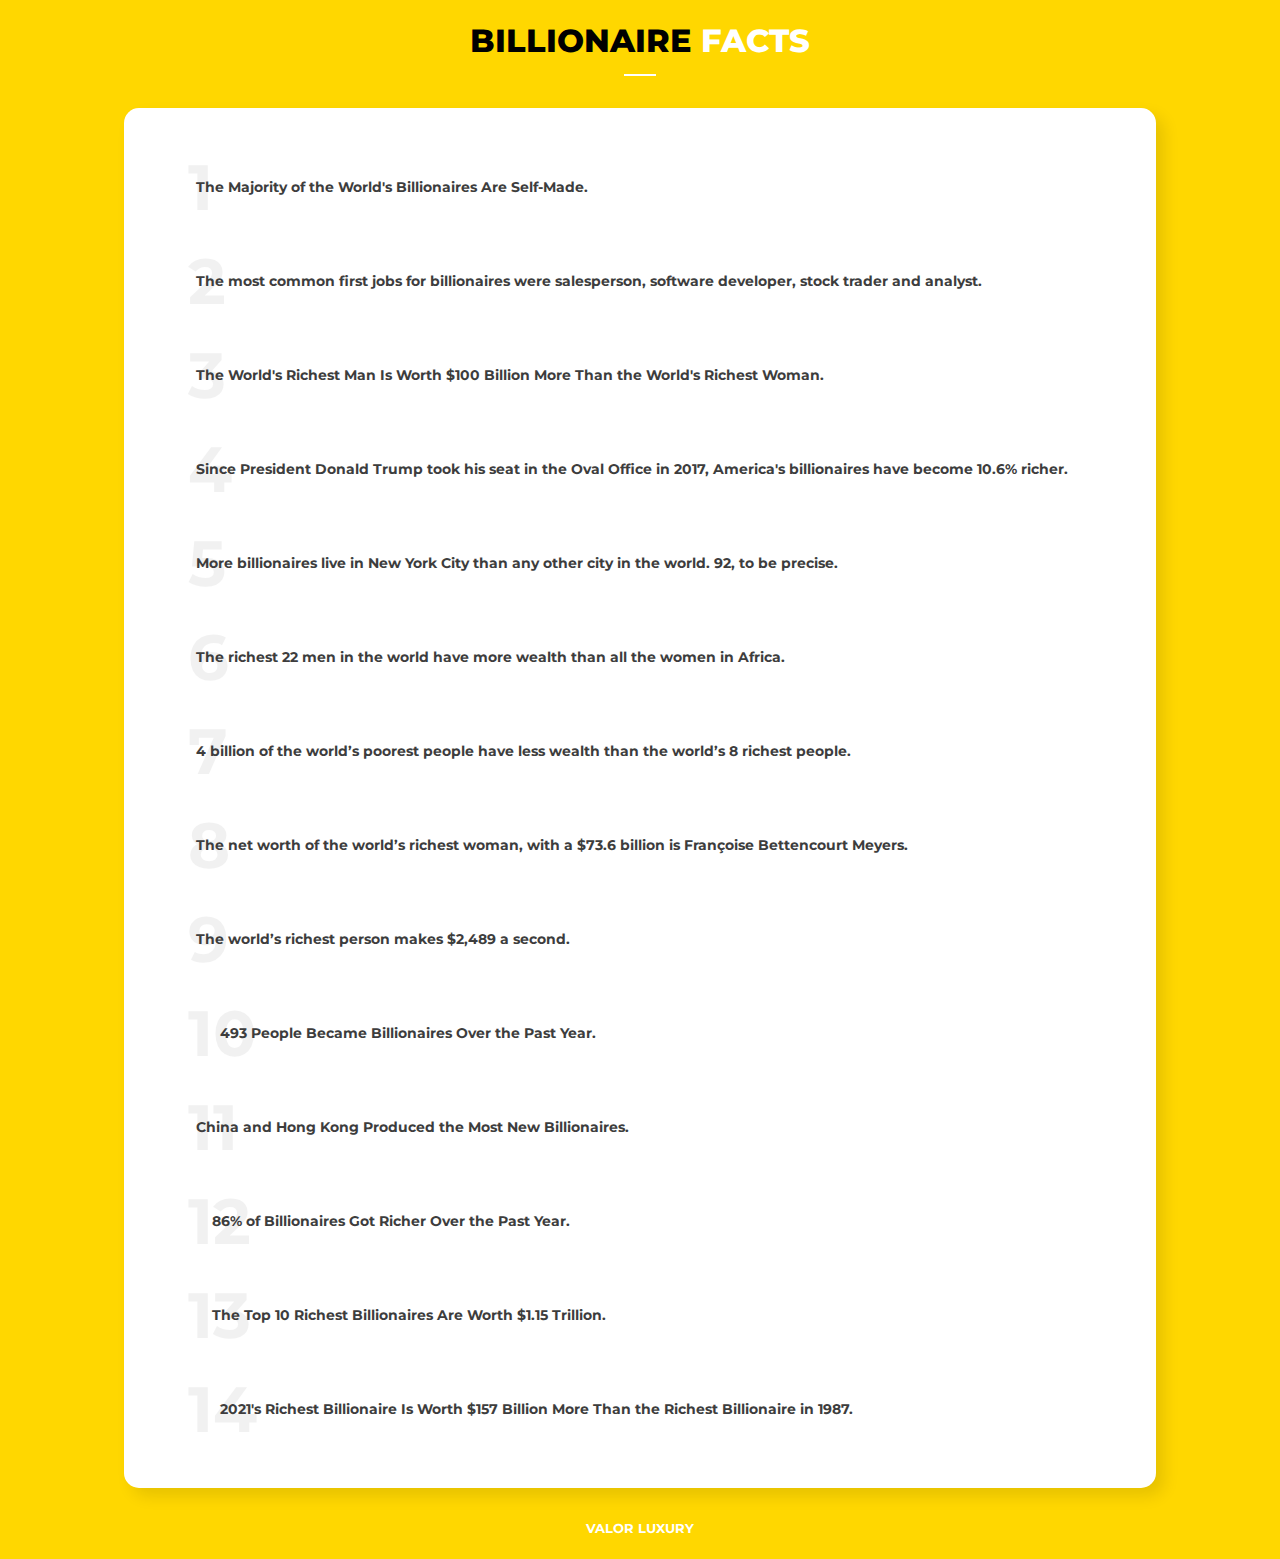
<file: facts.html>
<!DOCTYPE html>
<html lang="en" >
<head>
  <meta charset="UTF-8">
  <title>Billionaire Facts | Valor Luxury</title>
  <meta name="viewport" content="width=device-width, initial-scale=1">

<link href="https://fonts.googleapis.com/css?family=Montserrat" rel="stylesheet">
<link rel="stylesheet" href="https://pro.fontawesome.com/releases/v5.0.10/css/all.css" integrity="sha384-KwxQKNj2D0XKEW5O/Y6haRH39PE/xry8SAoLbpbCMraqlX7kUP6KHOnrlrtvuJLR" crossorigin="anonymous">
<link rel="stylesheet" href="facts/style.css">

</head>
<body>
<!-- partial:index.partial.html -->
<div class="heading">
  <h1 style="font-weight: 800;"><span style="color: black;">BILLIONAIRE</span> FACTS</h1>
</div>
<div class="container">
  <!-- <div class="nav"><a href="#"><i class="fal fa-home"></i></a><a href="https://twitter.com/collinscode_" target="_blank"><i class="fab fa-twitter"></i></a><a href="https://github.com/cmdeveloped" target="_blank"><i class="fab fa-github"></i></a><a href="https://codepen.io/collinscode" target="_blank"><i class="fab fa-codepen"></i></a></div> -->
  <div class="list">
    
    <div class="num">
      <h3>The Majority of the World's Billionaires Are Self-Made.</h3>
    </div>
    <div class="num">
      <h3>The most common first jobs for billionaires were salesperson, software developer, stock trader and analyst.</h3>
    </div>
    <div class="num">
      <h3>The World's Richest Man Is Worth $100 Billion More Than the World's Richest Woman.</h3>
    </div>
    <div class="num">
      <h3>Since President Donald Trump took his seat in the Oval Office in 2017, America's billionaires have become 10.6% richer.</h3>
    </div>
    <div class="num">
      <h3>More billionaires live in New York City than any other city in the world. 92, to be precise.</h3>
    </div>
    <div class="num">
      <h3>The richest 22 men in the world have more wealth than all the women in Africa.</h3>
    </div>
    <div class="num">
      <h3>4 billion of the world’s poorest people have less wealth than the world’s 8 richest people.</h3>
    </div>
    <div class="num">
      <h3>The net worth of the world’s richest woman, with a $73.6 billion is Françoise Bettencourt Meyers.</h3>
    </div>
    <div class="num">
      <h3>The world’s richest person makes $2,489 a second.</h3>
    </div>
    <div class="num">
      <h3>493 People Became Billionaires Over the Past Year.</h3>
    </div>
    <div class="num">
      <h3>China and Hong Kong Produced the Most New Billionaires.</h3>
    </div>
    <div class="num">
      <h3>86% of Billionaires Got Richer Over the Past Year.</h3>
    </div>
    <div class="num">
      <h3>The Top 10 Richest Billionaires Are Worth $1.15 Trillion.</h3>
    </div>
    <div class="num">
      <h3>2021's Richest Billionaire Is Worth $157 Billion More Than the Richest Billionaire in 1987.</h3>
    </div>
  </div>
</div>
<h5 class="message">VALOR LUXURY</h5>
<!-- partial -->
  <script src='https://cdnjs.cloudflare.com/ajax/libs/jquery/3.3.1/jquery.min.js'></script>
</body>
</html>
</file>
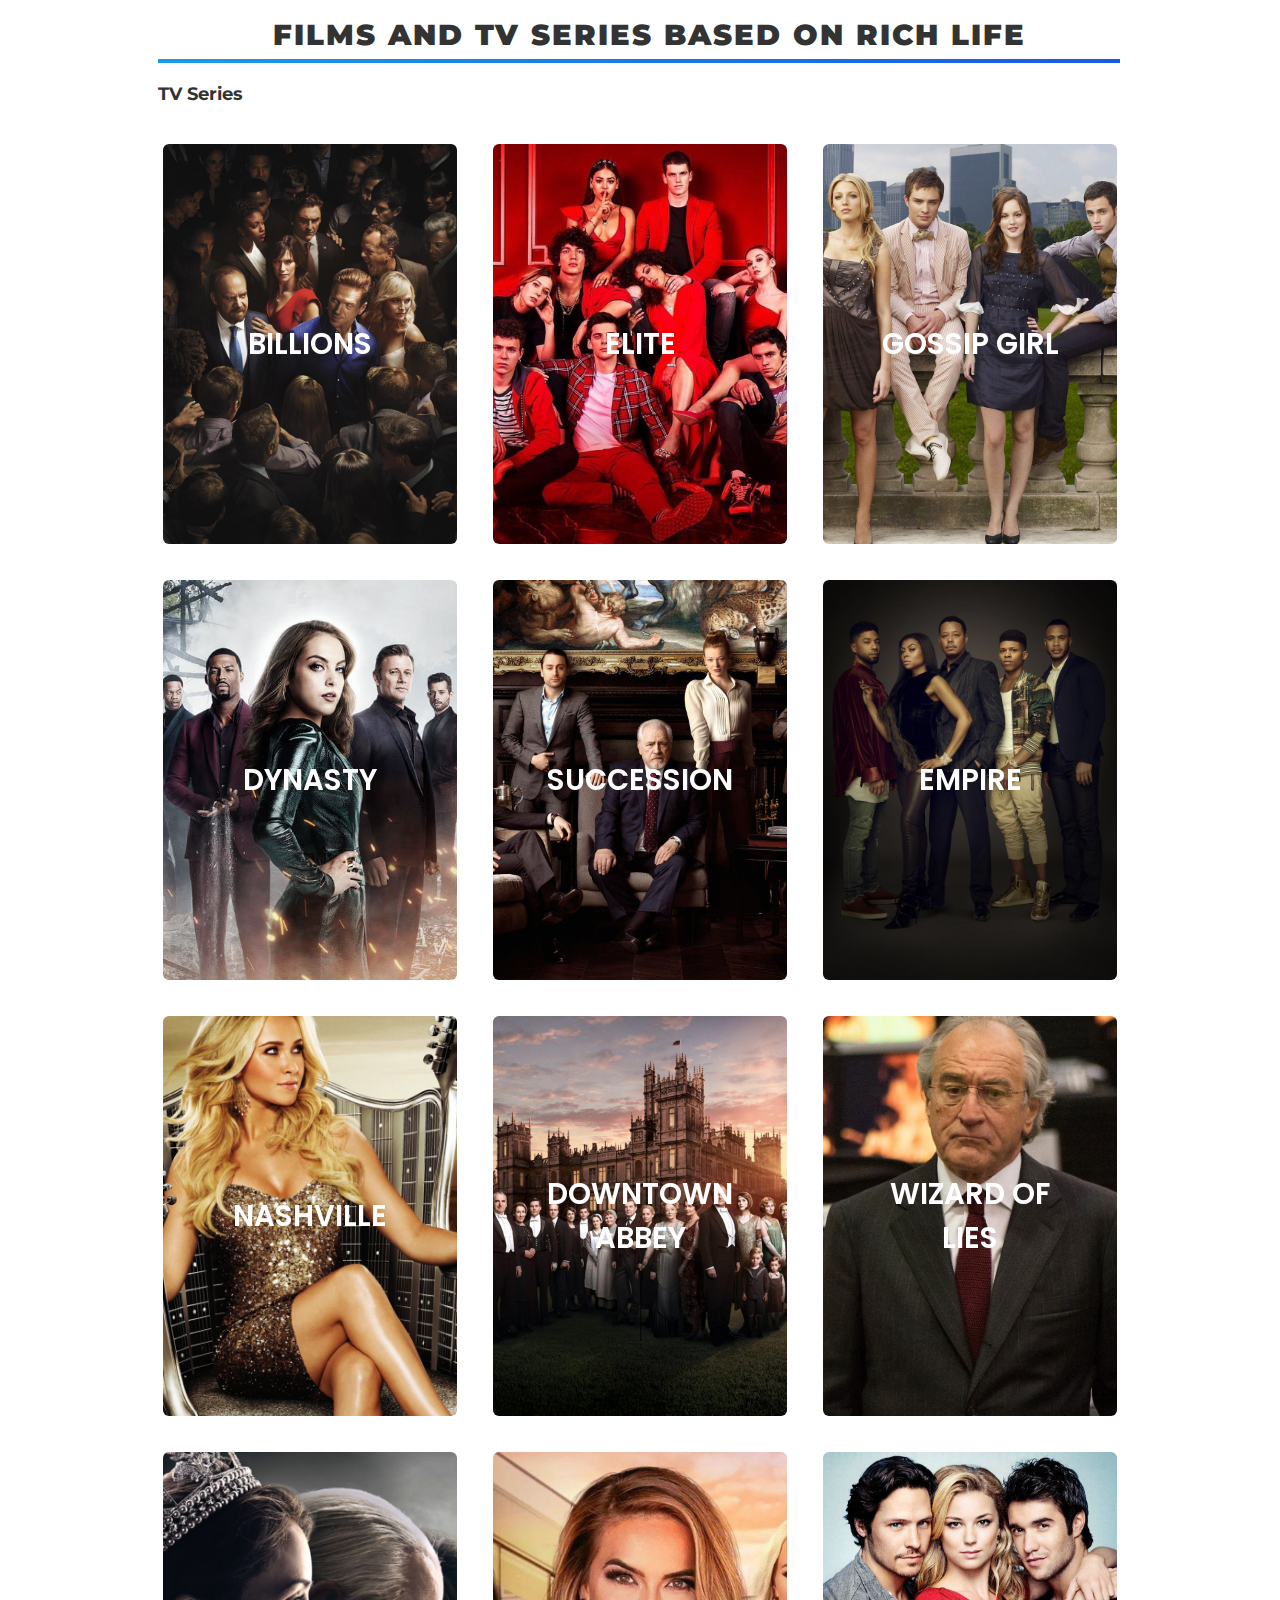
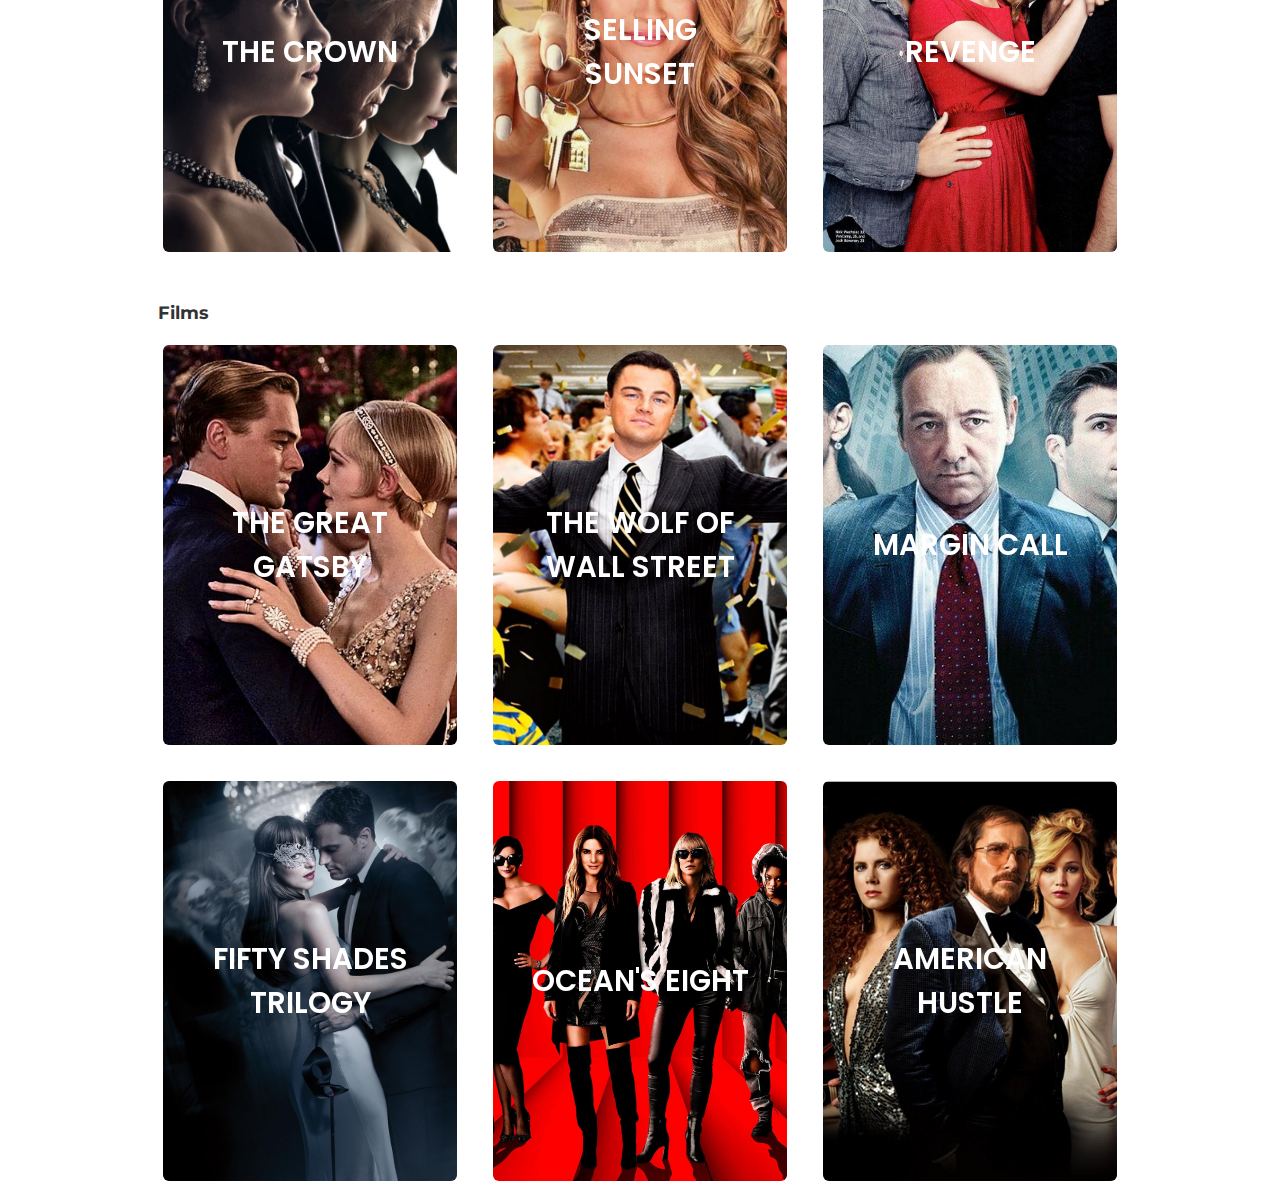
<file: films.html>
<!DOCTYPE html>
<html lang="en">

<head>
  <meta charset="UTF-8">
  <title>Films & Series | Valor Luxury</title>
  <link
    href="http://fonts.googleapis.com/css?family=Raleway:100,200,300,400,500,600,700,800,900%7CMontserrat:400,400i,500,500i,600,600i,700,700i,800,800i,900,900i"
    rel="stylesheet" type="text/css">
  <link rel='stylesheet' href='https://fonts.googleapis.com/css?family=Poppins:300,400,700'>
  <link rel="stylesheet" href="films_css/style.css">

</head>

<body>
  <!-- partial:index.partial.html -->
  <div class="content">
    <h1 class="heading">FILMS AND TV SERIES BASED ON RICH LIFE</h1>
    <p class="description" style="font-weight: bold;">TV Series</p>
    <a class="card" target = "_blank" href="https://www.youtube.com/watch?v=_raEUMLL-ZI">
      <div class="front" style="background-image: url(films_css/img/1.jpg)">
        <p>BILLIONS</p>
      </div>
      <div class="back">
        <div>
          <p style="font-weight: bold;">5 Seasons</p>
          <p style="font-size: 14px;">(55 episodes)</p>  
          <p style="font-size: 12px; font-weight: bold;">2016 - Present</p>
          <p style="font-size: 13px;">Chuck Rhoades, a sincere but ruthless US attorney, engages in an egoistic battle with hedge fund billionaire Bobby 'Axe'
          Axelrod as they try to outdo each other in the competitive financial market.</p>
            <button class="button">TRAILER</button>
        </div>
      </div>
    </a>
    <a class="card" target = "_blank" href="https://www.youtube.com/watch?v=QNwhAdrdwp0">
      <div class="front" style="background-image: url(films_css/img/2.jpg)">
        <p>ELITE</p>
      </div>
      <div class="back">
        <div>
          <p style="font-weight: bold;">4 Seasons</p>
          <p style="font-size: 14px;">(40 episodes)</p>
          <p style="font-size: 12px; font-weight: bold;">2018 - Present</p>
          <p style="font-size: 13px;">When three working-class teens enroll in an exclusive private school in Spain, the clash between them and the wealthy
          students leads to murder.</p>
          <button class="button">TRAILER</button>
        </div>
      </div>
    </a><a class="card" target = "_blank" href="https://www.youtube.com/watch?v=jsah5yCzh-U">
      <div class="front" style="background-image: url(films_css/img/3.jpg)">
        <p>GOSSIP GIRL</p>
      </div>
      <div class="back">
        <div>
          <p style="font-weight: bold;">6 Seasons</p>
          <p style="font-size: 14px;">(121 episodes)</p>
          <p style="font-size: 12px; font-weight: bold;">2007 - 2012</p>
          <p style="font-size: 13px;">Blair Waldorf is a popular student at her private school and envied by one and all. But, her perfect life is unsettled
          when her ex-best friend enrols in the same institution.</p>
          <button class="button">TRAILER</button>
        </div>
      </div>
    </a><a class="card" target = "_blank" href="https://www.youtube.com/watch?v=Uq0soWMpkv8&t">
      <div class="front" style="background-image: url(films_css/img/4.jpg)">
        <p>DYNASTY</p>
      </div>
      <div class="back">
        <div>
          <p style="font-weight: bold;">4 Seasons</p>
          <p style="font-size: 14px;">(73 episodes)</p>
          <p style="font-size: 12px; font-weight: bold;">2017 - Present</p>
          <p style="font-size: 13px;">Two of America's richest families plot and compete against each other to wrest control of the family fortune while
          trying to control the lives of their children.</p>
          <button class="button">TRAILER</button>
        </div>
      </div>
    </a><a class="card" target = "_blank" href="https://www.youtube.com/watch?v=OzYxJV_rmE8&t">
      <div class="front" style="background-image: url(films_css/img/5.jpg)">
        <p>SUCCESSION</p>
      </div>
      <div class="back">
        <div>
          <p style="font-weight: bold;">2 Seasons</p>
          <p style="font-size: 14px;">(20 episodes)</p>
          <p style="font-size: 12px; font-weight: bold;">2018 - Present</p>
          <p style="font-size: 13px;">The Logan family is known for controlling the biggest media and entertainment company in the world. However, their world
          changes when their father steps down from the company.</p>
          <button class="button">TRAILER</button>
        </div>
      </div>
    </a>
    <a class="card" target = "_blank" href="https://www.youtube.com/watch?v=6EtcV5oUNX0">
      <div class="front" style="background-image: url(films_css/img/6.jpg)">
        <p>EMPIRE</p>
      </div>
      <div class="back">
        <div>
          <p style="font-weight: bold;">6 Seasons</p>
          <p style="font-size: 14px;">(102 episodes)</p>
          <p style="font-size: 12px; font-weight: bold;">2015 - 2020</p>
          <p style="font-size: 13px;">A tycoon in the music industry plans to secure the future of his company by pitting his sons against each other.
          Meanwhile, his ex-wife plots to reclaim her share of the business.</p>
          <button class="button">TRAILER</button>
        </div>
      </div>
    </a>
    <a class="card" target = "_blank" href="https://www.youtube.com/watch?v=0ZduL3mLKi0">
      <div class="front" style="background-image: url(films_css/img/7.jpg)">
        <p>NASHVILLE</p>
      </div>
      <div class="back">
        <div>
          <p style="font-weight: bold;">6 Seasons</p>
          <p style="font-size: 14px;">(124 episodes)</p>
          <p style="font-size: 12px; font-weight: bold;">2012 - 2018</p>
          <p style="font-size: 13px;">When a legendary country musician's popularity diminishes, a rising singer plans to replace her. As the others in the
          music industry prefer the new musician, the former artist decides to defame her.</p>
          <button class="button">TRAILER</button>
        </div>
      </div>
    </a>
    <a class="card" target = "_blank" href="https://www.youtube.com/watch?v=tu3mP0c51hE">
      <div class="front" style="background-image: url(films_css/img/8.jpg)">
        <p>DOWNTOWN ABBEY</p>
      </div>
      <div class="back">
        <div>
          <p style="font-weight: bold;">5 Seasons</p>
          <p style="font-size: 14px;">(52 episodes)</p>
          <p style="font-size: 12px; font-weight: bold;">2010 - 2015</p>
          <p style="font-size: 13px;">Robert Crawley risks losing the family estate after his heirs die in the Titanic. Soon, the Crawleys are introduced to
          Matthew, the next heir in line, who resists the aristocratic way of life.</p>
          <button class="button">TRAILER</button>
        </div>
      </div>
    </a>
    <a class="card" target = "_blank" href="https://www.youtube.com/watch?v=oXMTnu1UvLA">
      <div class="front" style="background-image: url(films_css/img/10.jpg)">
        <p>WIZARD OF LIES</p>
      </div>
      <div class="back">
        <div>
          <p style="font-weight: bold;">1 Season</p>
          <p style="font-size: 14px;"></p>
          <p style="font-size: 12px; font-weight: bold;">2017</p>
          <p style="font-size: 13px;">Bernie Madoff, an American stockbroker and investment adviser, finds himself in a world of trouble when his fraudulent
          ways catch up to him.</p>
          <button class="button">TRAILER</button>
        </div>
      </div>
    </a>
    <a class="card" target = "_blank" href="https://www.youtube.com/watch?v=JWtnJjn6ng0">
      <div class="front" style="background-image: url(films_css/img/9.png)">
        <p>THE CROWN</p>
      </div>
      <div class="back">
        <div>
          <p style="font-weight: bold;">4 Season</p>
          <p style="font-size: 14px;">(40 episodes)</p>
          <p style="font-size: 12px; font-weight: bold;">2016 - Present</p>
          <p style="font-size: 13px;">Based on an award-winning play ("The Audience") by showrunner Peter Morgan, this lavish, Netflix-original drama
          chronicles the life of Queen Elizabeth II from the 1940s to modern times.</p>
          <button class="button">TRAILER</button>
        </div>
      </div>
    </a>
    <a class="card" target = "_blank" href="https://www.youtube.com/watch?v=DXdO0Revllc&t">
      <div class="front" style="background-image: url(films_css/img/11.jpg)">
        <p>SELLING SUNSET</p>
      </div>
      <div class="back">
        <div>
          <p style="font-weight: bold;">3 Season</p>
          <p style="font-size: 14px;">(24 episodes)</p>
          <p style="font-size: 12px; font-weight: bold;">2019 - Present</p>
          <p style="font-size: 13px;">"Selling Sunset" showcases the drama at The Oppenheim Group, where elite real estate brokers sell the luxurious life to
          their affluent buyers.</p>
          <button class="button">TRAILER</button>
        </div>
      </div>
    </a>
    <a class="card" target = "_blank" href="https://www.youtube.com/watch?v=5eCMmHa3NYM">
      <div class="front" style="background-image: url(films_css/img/12.jpg)">
        <p>REVENGE</p>
      </div>
      <div class="back">
        <div>
          <p style="font-weight: bold;">4 Season</p>
          <p style="font-size: 14px;">(89 episodes)</p>
          <p style="font-size: 12px; font-weight: bold;">2011 - 2015</p>
          <p style="font-size: 13px;">To avenge her father who was jailed for a crime he did not commit, Amanda rents a house in the Hamptons and attempts to
          bring the real perpetrators to justice.</p>
          <button class="button">TRAILER</button>
        </div>
      </div>
    </a>
    <p class="description" style="margin-top: 30px; margin-bottom: 0; font-weight: bold;">Films</p>
    <a class="card" target = "_blank" href="https://www.youtube.com/watch?v=rARN6agiW7o">
      <div class="front" style="background-image: url(films_css/img/13.jpg)">
        <p>THE GREAT GATSBY</p>
      </div>
      <div class="back">
        <div>
          <p style="font-weight: bold;">2013</p>
          <p style="font-size: 14px;">Romance/Drama</p>
          <p style="font-size: 12px; font-weight: bold;">2h 23m</p>
          <p style="font-size: 13px;">Nick Carraway, a World War I veteran who moves to New York with the hope of making it big, finds himself attracted to
          Jay Gatsby and his flamboyant lifestyle.</p>
          <button class="button">TRAILER</button>
        </div>
      </div>
    </a>
    <a class="card" target = "_blank" href="https://www.youtube.com/watch?v=iszwuX1AK6A">
      <div class="front" style="background-image: url(films_css/img/14.jpg)">
        <p>THE WOLF OF WALL STREET</p>
      </div>
      <div class="back">
        <div>
          <p style="font-weight: bold;">2013</p>
          <p style="font-size: 14px;">Drama/Crime</p>
          <p style="font-size: 12px; font-weight: bold;">3 hours</p>
          <p style="font-size: 13px;">Introduced to life in the fast lane through stockbroking, Jordan Belfort takes a hit after a Wall Street crash. He teams
          up with Donnie Azoff, cheating his way to the top as his relationships slide.</p>
          <button class="button">TRAILER</button>
        </div>
      </div>
    </a>
    <a class="card" target = "_blank" href="https://www.youtube.com/watch?v=IjZ-ke1kJrA">
      <div class="front" style="background-image: url(films_css/img/15.jpeg)">
        <p>MARGIN CALL</p>
      </div>
      <div class="back">
        <div>
          <p style="font-weight: bold;">2011</p>
          <p style="font-size: 14px;">Thriller/Drama</p>
          <p style="font-size: 12px; font-weight: bold;">1h 49m</p>
          <p style="font-size: 13px;">A finance company's management division head working on a major project is fired. His protege attempts to complete the
          analysis and finds out the true reason behind their financial downfall.</p>
          <button class="button">TRAILER</button>
        </div>
      </div>
    </a>
    <a class="card" target = "_blank" href="https://www.youtube.com/watch?v=n6BVyk7hty8">
      <div class="front" style="background-image: url(films_css/img/15.jpg)">
        <p>FIFTY SHADES TRILOGY</p>
      </div>
      <div class="back">
        <div>
          <p style="font-weight: bold;">2015</p>
          <p style="font-size: 14px;">Romance</p>
          <p style="font-size: 12px; font-weight: bold;">1h 49m</p>
          <p style="font-size: 13px;">Fifty Shades is a British-American film trilogy series that consists of three erotic romantic drama films, based on the
          Fifty Shades trilogy by English author E. L. James.</p>
          <button class="button">TRAILER</button>
        </div>
      </div>
    </a>
    <a class="card" target = "_blank" href="https://www.youtube.com/watch?v=n5LoVcVsiSQ">
      <div class="front" style="background-image: url(films_css/img/16.jpg)">
        <p>OCEAN'S EIGHT</p>
      </div>
      <div class="back">
        <div>
          <p style="font-weight: bold;">2018</p>
          <p style="font-size: 14px;">Comedy/Crime</p>
          <p style="font-size: 12px; font-weight: bold;">1h 51m</p>
          <p style="font-size: 13px;">Debbie Ocean is released from jail after serving a prison sentence. She assembles a special crew of seven women to steal
          a diamond necklace, worth 150 million dollars, from the Met Gala.</p>
          <button class="button">TRAILER</button>
        </div>
      </div>
    </a>
    <a class="card" target = "_blank" href="https://www.youtube.com/watch?v=NqgjPRNRDSY">
      <div class="front" style="background-image: url(films_css/img/17.png)">
        <p>AMERICAN HUSTLE</p>
      </div>
      <div class="back">
        <div>
          <p style="font-weight: bold;">2013</p>
          <p style="font-size: 14px;">Crime/Drama</p>
          <p style="font-size: 12px; font-weight: bold;">2h 18m</p>
          <p style="font-size: 13px;">Con artists Irving and Sydney are forced to work for Richie, an FBI agent, who offers them amnesty. However, they are
          used for a sting operation that leads to the conviction of prominent people.</p>
          <button class="button">TRAILER</button>
        </div>
      </div>
    </a>
  </div>
  <!-- partial -->

</body>

</html>
</file>
<file: Main/css/style.css>
/*
  [CSS Index]
  
  ---
  
  Template Name: Wext - One Page Portfolio Template
  Author:  ex-nihilo
  Version: 1.0
*/

/*
  1. TEMPLATE BACKGROUNDS
    1.1. single IMG BACKGROUND
    1.2. slick fullscreen - ken burns slideshow ZOOM/FADE IMG BACKGROUND
    1.3. swiper parallax IMG BACKGROUND
    1.4. about carousel IMG BACKGROUND
    1.5. works carousel IMG BACKGROUND
    1.6. contact carousel IMG BACKGROUND
  2. reset
  3. layout
  4. section
    4.1. section title
    4.2. section txt wrapper
    4.3. section wrapper
  5. hero
    5.1. hero container
    5.2. hero bg
    5.3. hero fullscreen FIX
  6. section elements
    6.1. logo
    6.2 navigation
      6.2.1. navigation lines
      6.2.2. navigation element color switch
    6.3. the button
    6.4. video play button
    6.5. chart
    6.6. scroll indicator
    6.7. section intro
    6.8. link effect
    6.9. contact email
    6.10. social icons
    6.11. subheadings
    6.12. section txt wrapper
  7. overlay
  8. center container
  9. preloader
  10. to top arrow
  11. videos
    11.1. YouTube video
    11.2. Vimeo video
  12. all carousel item
  13. ken burns slideshow
  14. Slick v1.6.0 CUSTOM
  15. fullPage v2.9.4 CUSTOM
  16. Owl Carousel v2.2.0 CUSTOM
  17. Magnific Popup v1.1.0 CUSTOM
  18. Swiper v3.4.2 CUSTOM
  19. divider
*/

/* 1. TEMPLATE BACKGROUNDS */

/* 1.1. single IMG BACKGROUND */

.bg-img-SINGLE {
    background-image: url(../img/background/SINGLE-bg.jpg);
}

/* 1.2. slick fullscreen - ken burns slideshow ZOOM/FADE IMG BACKGROUND */

.bg-img-1,
.kenburns-slide-1 {
    background-image: url(../img/background/hero-bg-1.jpg);
}

.bg-img-2,
.kenburns-slide-2 {
    background-image: url(../img/background/hero-bg-2.jpg);
}

.bg-img-3,
.kenburns-slide-3 {
    background-image: url(../img/background/hero-bg-3.jpg);
}

.bg-img-4,
.kenburns-slide-4 {
    background-image: url(../img/background/hero-bg-4.jpg);
}

/* 1.3. swiper parallax IMG BACKGROUND */

.swiper-slide-parallax-bg {
    background-image: url(../img/background/parallax-bg.jpg);
}

/* 1.4. about carousel IMG BACKGROUND */

.about-page-carousel-item-1 {
    background-image: url(../img/about/about-page-img-carousel-item-1.png);
}

.about-page-carousel-item-2 {
    background-image: url(../img/about/2.jpg);
}

.about-page-carousel-item-3 {
    background-image: url(../img/about/about-page-img-carousel-item-3.jpg);
}

.about-page-carousel-item-4 {
    background-image: url(../img/about/4.jpg);
}

/* 1.5. works carousel IMG BACKGROUND */

.works-page-carousel-item-1 {
    background-image: url(../img/works/works-page-img-carousel-item-1.jpg);
}

.works-page-carousel-item-2 {
    background-image: url(../img/works/works-page-img-carousel-item-2.jpg);
}

.works-page-carousel-item-3 {
    background-image: url(../img/works/works-page-img-carousel-item-10.jpg);
}

.works-page-carousel-item-4 {
    background-image: url(../img/works/works-page-img-carousel-item-3.jpg);
}

.works-page-carousel-item-5 {
    background-image: url(../img/works/test.jpeg);
}

.works-page-carousel-item-6 {
    background-image: url(../img/works/works-page-img-carousel-item-5.jpg);
}

.works-page-carousel-item-7 {
    background-image: url(../img/works/works-page-img-carousel-item-6.jpg);
}

.works-page-carousel-item-8 {
    background-image: url(../img/works/works-page-img-carousel-item-7.jpg);
}

.works-page-carousel-item-9 {
    background-image: url(../img/works/works-page-img-carousel-item-8.jpg);
}

.works-page-carousel-item-10 {
    background-image: url(../img/works/works-page-img-carousel-item-9.jpg);
}

.works-page-carousel-item-11 {
    background-image: url(../img/works/works-page-img-carousel-item-11.jpg);
}

.works-page-carousel-item-12 {
    background-image: url(../img/works/works-page-img-carousel-item-12.jpg);
}

.works-page-carousel-item-13 {
    background-image: url(../img/works/works-page-img-carousel-item-13.jpg);
}

.works-page-carousel-item-14 {
    background-image: url(https://pictures.topspeed.com/IMG/crop_webp/201906/11043-mclarenautomotiveislaunchingitspremiumeyewear-visioncollection_1600x0.webp);
}

/* 1.6. contact carousel IMG BACKGROUND */

.contact-page-carousel-item-1 {
    background-image: url(../img/contact/contact-page-img-carousel-item-1.jpg);
}

.contact-page-carousel-item-2 {
    background-image: url(../img/contact/contact-page-img-carousel-item-2.jpg);
}

/* 2. reset */

html,
body,
div,
span,
applet,
object,
iframe,
h1,
h2,
h3,
h4,
h5,
h6,
p,
blockquote,
pre,
a,
abbr,
acronym,
address,
big,
cite,
code,
del,
dfn,
em,
img,
ins,
kbd,
q,
s,
samp,
small,
strike,
strong,
sub,
sup,
tt,
var,
b,
u,
i,
center,
dl,
dt,
dd,
ol,
ul,
li,
fieldset,
form,
label,
legend,
table,
caption,
tbody,
tfoot,
thead,
tr,
th,
td,
article,
aside,
canvas,
details,
embed,
figure,
figcaption,
footer,
header,
hgroup,
menu,
nav,
output,
ruby,
section,
summary,
time,
mark,
audio,
video {
    margin: 0;
    padding: 0;
    border: 0;
    font-size: 100%;
    font: inherit;
    vertical-align: baseline;
    box-sizing: border-box;
}

html,
body {
    height: 100%;
    line-height: 170%;
}

body {}

article,
aside,
details,
figcaption,
figure,
footer,
header,
hgroup,
menu,
nav,
section {
    display: block;
}

ol,
ul {
    list-style: none;
}

blockquote,
q {
    quotes: none;
}

blockquote:before,
blockquote:after,
q:before,
q:after {
    content: "";
    content: none;
}

table {
    border-collapse: collapse;
    border-spacing: 0;
}

*:focus {
    outline: none;
}

/* remove dotted outline from links,
button and input element */

a:focus,
a:active,
button::-moz-focus-inner,
input[type="reset"]::-moz-focus-inner,
input[type="button"]::-moz-focus-inner,
input[type="submit"]::-moz-focus-inner {
    border: 0;
    outline: 0;
}

/* IE10 scrollbar FIX */

html {
    -ms-overflow-style: scrollbar;
}

/* 3. layout */

body {
    font-family: 'Raleway', sans-serif;
    font-size: 15px;
    line-height: 1.5;
    font-style: normal;
    font-weight: 500;
    color: #fff;
    background: #000;
    -webkit-font-smoothing: antialiased;
    -moz-osx-font-smoothing: grayscale;
    -webkit-text-size-adjust: 100%;
    -moz-text-size-adjust: 100%;
    -ms-text-size-adjust: 100%;
    width: 100%;
    height: 100%;
    overflow-x: hidden;
    overflow-y: auto;
    margin: 0;
    padding: 0;
}

a {
    color: #5f5f5f;
    text-decoration: none;
    outline: none;
    -webkit-font-smoothing: antialiased;
    -moz-osx-font-smoothing: grayscale;
    -webkit-text-size-adjust: 100%;
    -moz-text-size-adjust: 100%;
    -ms-text-size-adjust: 100%;
    -webkit-transition: all 0.5s linear;
    -moz-transition: all 0.5s linear;
    -ms-transition: all 0.5s linear;
    -o-transition: all 0.5s linear;
    transition: all 0.5s linear;
    -webkit-transform: translate3d(0, 0, 0);
    transform: translate3d(0, 0, 0);
}

a:hover,
a:visited,
a:active,
a:focus {
    color: #5f5f5f;
    text-decoration: none;
    outline: none;
    font-weight: 600;
    -webkit-transition: all 0.5s linear;
    -moz-transition: all 0.5s linear;
    -ms-transition: all 0.5s linear;
    -o-transition: all 0.5s linear;
    transition: all 0.5s linear;
    -webkit-transform: translate3d(0, 0, 0);
    transform: translate3d(0, 0, 0);
}

p {
    text-align: center;
    letter-spacing: 0.05em;
    line-height: 2;
    -webkit-font-smoothing: antialiased;
    -moz-osx-font-smoothing: grayscale;
    -webkit-text-size-adjust: 100%;
    -moz-text-size-adjust: 100%;
    -ms-text-size-adjust: 100%;
    -webkit-backface-visibility: hidden;
    backface-visibility: hidden;
}

p a,
p a:hover {
    color: #5f5f5f;
    text-decoration: none;
    outline: none;
    font-weight: 700;
    -webkit-transition: all 0.5s linear;
    -moz-transition: all 0.5s linear;
    -ms-transition: all 0.5s linear;
    -o-transition: all 0.5s linear;
    transition: all 0.5s linear;
    -webkit-transform: translate3d(0, 0, 0);
    transform: translate3d(0, 0, 0);
}

strong {
    font-weight: bold;
}

::-moz-selection {
    background: #ccc;
    color: #fff;
}

::selection {
    background: #ccc;
    color: #fff;
}

.nopadding {
    padding: 0 !important;
    margin: 0 !important;
}

/* 4. section */

.sections {
    position: relative;
    z-index: 5;
}

.nopadding {
    padding: 0 !important;
    margin: 0 !important;
}

.section {
    overflow: hidden;
}

#section0,
#section2 {
    background: #000;
}

#section1,
#section3 {
    background: #fff;
}

/* 4.1. section title */

.section-title-inner {
    position: relative;
    font-family: 'Montserrat', sans-serif;
    font-weight: 900;
    text-align: center;
    text-transform: uppercase;
    line-height: 1;
    letter-spacing: -0.08em;
    overflow: hidden;
    margin: 0 20px;
}

.section-title-inner.section-title-inner-home {
    font-size: 300px;
}

@media all and (min-width: 1920px) {
    .section-title-inner.section-title-inner-home {
        /* font-size: 600px; */
        font-size: 300px;
    }
}

@media only screen and (max-width: 1200px) {
    .section-title-inner.section-title-inner-home {
        font-size: 250px;
        letter-spacing: -0.04em;
    }
}

@media only screen and (max-width: 1024px) {
    .section-title-inner.section-title-inner-home {
        font-size: 150px;
    }
}

@media only screen and (max-width: 995px) {
    .section-title-inner.section-title-inner-home {
        font-size: 150px;
    }
}

@media only screen and (max-width: 640px) {
    .section-title-inner.section-title-inner-home {
        font-size: 90px;
    }
}

.section-title-inner.section-title-inner-page.section-title-inner-page-all {
    font-size: 200px;
    margin: 0 auto -20px auto;
}

@media all and (min-width: 1920px) {
    .section-title-inner.section-title-inner-page.section-title-inner-page-all {
        /* font-size: 300px; */
        font-size: 200px;
        /* margin: 0 auto -35px auto; */
        margin: 0 auto -20px auto;
    }
}

@media only screen and (max-width: 1200px) {
    .section-title-inner.section-title-inner-page.section-title-inner-page-all {
        font-size: 150px;
        margin: 0 auto -15px auto;
    }
}

@media only screen and (max-width: 1024px) {
    .section-title-inner.section-title-inner-page.section-title-inner-page-all {
        font-size: 100px;
        margin: 0 auto -5px auto;
    }
}

@media only screen and (max-width: 995px) {
    .section-title-inner.section-title-inner-page.section-title-inner-page-all {
        font-size: 100px;
        margin: 0 auto -5px auto;
    }
}

@media only screen and (max-width: 640px) {
    .section-title-inner.section-title-inner-page.section-title-inner-page-all {
        font-size: 60px;
    }
}

.section-title-inner.section-title-inner-all {
    font-size: 30px;
    line-height: 1.2;
    letter-spacing: 0.02em;
}

@media all and (min-width: 1920px) {
    .section-title-inner.section-title-inner-all {
        font-size: 60px;
    }
}

@media only screen and (max-width: 640px) {
    .section-title-inner.section-title-inner-all {
        font-size: 25px;
    }
}

.section-title-inner.section-title-inner-dark {
    color: #fff;
    background: #000;
    mix-blend-mode: darken;
}

.section-title-inner.section-title-inner-dark.section-title-inner-dark-works {
    color: #fff;
    background: none;
    mix-blend-mode: normal;
    -webkit-pointer-events: none;
    -moz-pointer-events: none;
    pointer-events: none;
    margin: 0 auto -5px auto;
}

@media all and (min-width: 1920px) {
    .section-title-inner.section-title-inner-dark.section-title-inner-dark-works {
        margin: 0 auto -10px auto;
    }
}

.section-title-inner.section-title-inner-light {
    color: #111;
    background: #fff;
    mix-blend-mode: lighten;
}

.section-title {
    position: relative;
    background-repeat: no-repeat;
    background-position: center center;
    -webkit-background-size: cover;
    -moz-background-size: cover;
    -ms-background-size: cover;
    -o-background-size: cover;
    background-size: cover;
    border: none;
    z-index: 1;
}

/* 4.2. section txt wrapper */

.txt-wrapper-all {
    position: relative;
    width: 100%;
    height: 100%;
    left: 0;
    top: 0;
    margin: 0;
    overflow: hidden;
}

.txt-container {
    margin: 0 auto;
    padding: 0 100px;
}

@media only screen and (max-width: 640px) {
    .txt-container {
        padding: 0 50px;
    }
}

/* 4.3. section wrapper */

.section-dark {
    color: #fff;
    background: #000;
    mix-blend-mode: darken;
}

.section-light {
    color: #111;
    background: #fff;
    mix-blend-mode: lighten;
}

.the-wrapper {
    position: absolute;
    top: 0;
    right: 0;
    bottom: 0;
    left: 0;
    -webkit-box-sizing: border-box;
    -moz-box-sizing: border-box;
    box-sizing: border-box;
}

@media only screen and (max-width: 995px) {
    .the-wrapper {
        position: relative;
    }
}

@media only screen and (max-width: 640px) {
    .the-wrapper {
        /* padding: 100px 0; */
        padding: 0;
    }
}

/* 5. hero */

/* 5.1. hero container */

.hero-fullscreen {
    position: absolute;
    width: 100%;
    height: 100%;
    left: 0;
    top: 0;
    overflow: hidden;
    z-index: 0;
}

/* 5.2. hero bg */

.hero-bg {
    position: relative;
    width: 100%;
    height: 100%;
    background-position: center center;
    background-repeat: no-repeat;
    -webkit-background-size: cover;
    -moz-background-size: cover;
    -ms-background-size: cover;
    -o-background-size: cover;
    background-size: cover;
}

/* 5.3. hero fullscreen FIX */

.hero-fullscreen-FIX {
    width: 100%;
    height: 100%;
}

/* 6. section elements */

/* 6.1. logo */

.logo {
    position: fixed;
    display: inline-block;
    top: 50px;
    left: 50px;
    line-height: 0;
    opacity: 1;
    -moz-opacity: 1;
    -webkit-opacity: 1;
    filter: alpha(opacity=100);
    -ms-filter: "progid:DXImageTransform.Microsoft.Alpha(Opacity=100)";
    cursor: pointer;
    z-index: 98;
}

@media only screen and (max-width: 995px) {
    .logo {
        position: absolute;
        right: auto;
        left: 50px;
    }
}

@media only screen and (max-width: 640px) {
    .logo {
        top: 25px;
        right: auto;
        left: 25px;
    }
}

/* 6.2 navigation */

#menu-mobile-btn {
    position: fixed;
    width: 63px;
    height: 50px;
    top: 35px;
    right: 35px;
    -webkit-transition: all 1.5s ease;
    -moz-transition: all 1.5s ease;
    -ms-transition: all 1.5s ease;
    -o-transition: all 1.5s ease;
    transition: all 1.5s ease;
    z-index: 1005;
}

@media only screen and (max-width: 640px) {
    #menu-mobile-btn {
        top: 10px;
        right: 10px;
    }
}

@media all and (-ms-high-contrast: none),
(-ms-high-contrast: active) {
    #menu-mobile-btn {
        z-index: 300;
    }
}

.menu-toggle {
    position: fixed;
    display: block;
    padding: 0;
    background: none;
    line-height: 1;
    opacity: 1;
    -moz-opacity: 1;
    -webkit-opacity: 1;
    filter: alpha(opacity=100);
    -ms-filter: "progid:DXImageTransform.Microsoft.Alpha(Opacity=100)";
    border: none;
    z-index: 1005;
}

#menu-mobile {
    position: fixed;
    font-family: 'Montserrat', sans-serif;
    font-size: 20px;
    font-style: normal;
    text-transform: uppercase;
    font-weight: 700;
    letter-spacing: 1px;
    line-height: 1.25;
    width: 20%;
    height: 100%;
    right: -200%;
    top: 0;
    margin: auto;
    -webkit-transition: right .6s ease-in-out;
    -moz-transition: right .6s ease-in-out;
    -ms-transition: right .6s ease-in-out;
    -o-transition: right .6s ease-in-out;
    transition: right .6s ease-in-out;
    background: rgba(255, 255, 255, 1);
    z-index: 1000;
}

#menu-mobile.menu-mobile-dark {
    background: rgba(0, 0, 0, 1);
}

@media all and (min-width: 1920px) {
    #menu-mobile {
        width: 20%;
    }
}

@media only screen and (max-width: 1200px) {
    #menu-mobile {
        width: 40%;
    }
}

@media only screen and (max-width: 880px) {
    #menu-mobile {
        font-size: 18px;
    }
}

@media only screen and (max-width: 480px) {
    #menu-mobile {
        width: 60%;
    }
}

#menu-mobile.activated {
    right: 0;
}

#menu-mobile ul {
    position: relative;
    width: 250px !important;
    left: 0;
    right: 0;
    margin-left: auto;
    margin-right: auto;
    text-align: center;
    list-style: none outside none;
}

@media all and (min-width: 1920px) {
    #menu-mobile ul {
        width: 300px !important;
    }
}

@media only screen and (max-width: 1200px) {
    #menu-mobile ul {
        width: 250px !important;
    }
}

@media only screen and (max-width: 640px) {
    #menu-mobile ul {
        width: 200px !important;
    }
}

#menu-mobile ul li {
    padding: 0 0 4px 0;
    cursor: pointer;
}

@media only screen and (max-width: 880px) {
    #menu-mobile ul li {
        padding: 0 0 5px 0;
    }
}

@media only screen and (max-width: 640px) {
    #menu-mobile ul li {
        padding: 0 0 3px 0;
    }
}

#menu-mobile .credits {
    font-size: 11px;
    margin: 16px 0 0 0;
    font-weight: 500;
}

@media only screen and (max-width: 880px) {
    #menu-mobile .credits {
        font-size: 10px;
        margin: 14px 0 0 0;
    }
}

#menu-mobile .credits a {
    color: #000;
    text-decoration: none;
}

#menu-mobile.menu-mobile-dark .credits a {
    color: #fff;
}

#menu-mobile a,
#menu-mobile a:hover {
    color: #000;
    text-decoration: none;
    -webkit-transition: all 0.5s linear;
    -moz-transition: all 0.5s linear;
    -ms-transition: all 0.5s linear;
    -o-transition: all 0.5s linear;
    transition: all 0.5s linear;
}

#menu-mobile.menu-mobile-dark a,
#menu-mobile.menu-mobile-dark a:hover {
    color: #fff;
}

#menu-mobile a {
    display: none;
    min-width: 10px;
}

#menu-mobile li .active,
#menu-mobile.menu-mobile-dark li .active {
    color: #ff264a;
}

.menu-nav-wrapper {
    display: table;
    width: 100%;
    height: 100%;
    overflow: hidden;
}

.menu-nav {
    display: table-cell;
    width: 100%;
    height: 100%;
    vertical-align: middle;
}

/* 6.2.1. navigation lines */

.lines-button {
    margin: -16px 0 0 -3px;
    padding: 30px 16px;
    cursor: pointer;
    -webkit-user-select: none;
    -khtml-user-select: none;
    -moz-user-select: none;
    -ms-user-select: none;
    user-select: none;
}

.lines-button:hover {
    opacity: 1;
    -moz-opacity: 1;
    -webkit-opacity: 1;
    filter: alpha(opacity=100);
    -ms-filter: "progid:DXImageTransform.Microsoft.Alpha(Opacity=100)";
}

.lines-button:active {
    -webkit-transition: 0;
    -moz-transition: 0;
    -ms-transition: 0;
    -o-transition: 0;
    transition: 0;
}

.lines {
    position: relative;
    display: inline-block;
    width: 35px;
    height: 2px;
    -webkit-transition: .3s;
    -moz-transition: .3s;
    -ms-transition: .3s;
    -o-transition: .3s;
    transition: .3s;
    background: #fff;
}

.lines:after,
.lines:before {
    content: "";
    position: absolute;
    display: inline-block;
    width: 35px;
    height: 2px;
    -webkit-transition: .3s;
    -moz-transition: .3s;
    -ms-transition: .3s;
    -o-transition: .3s;
    transition: .3s;
    left: 0;
    -webkit-transform-origin: .28571rem center;
    -moz-transform-origin: .28571rem center;
    -ms-transform-origin: .28571rem center;
    -o-transform-origin: .28571rem center;
    transform-origin: .28571rem center;
    background: #fff;
}

.lines:before {
    top: 10px;
}

.lines:after {
    top: -10px;
}

.lines-button.minus.lines-close .lines:after,
.lines-button.minus.lines-close .lines:before {
    -webkit-transform: none;
    -moz-transform: none;
    -ms-transform: none;
    -o-transform: none;
    transform: none;
    top: 0;
    width: 35px;
    background: #000;
}

.lines-button.minus.lines-close .lines.lines-close-light:after,
.lines-button.minus.lines-close .lines.lines-close-light:before {
    background: #fff;
}

.lines-button.x.lines-close .lines {
    background: 0 0;
}

.lines-button.x.lines-close .lines:after,
.lines-button.x.lines-close .lines:before {
    -webkit-transform-origin: 50% 50%;
    -moz-transform-origin: 50% 50%;
    -ms-transform-origin: 50% 50%;
    -o-transform-origin: 50% 50%;
    transform-origin: 50% 50%;
    top: 0;
    width: 35px;
    background: #000;
}

.lines-button.x.lines-close .lines.lines-close-light:after,
.lines-button.x.lines-close .lines.lines-close-light:before {
    background: #fff;
}

.lines-button.x.lines-close .lines:before {
    -webkit-transform: rotate3d(0, 0, 1, 45deg);
    -moz-transform: rotate3d(0, 0, 1, 45deg);
    -ms-transform: rotate3d(0, 0, 1, 45deg);
    -o-transform: rotate3d(0, 0, 1, 45deg);
    transform: rotate3d(0, 0, 1, 45deg);
}

.lines-button.x.lines-close .lines:after {
    -webkit-transform: rotate3d(0, 0, 1, -45deg);
    -moz-transform: rotate3d(0, 0, 1, -45deg);
    -ms-transform: rotate3d(0, 0, 1, -45deg);
    -o-transform: rotate3d(0, 0, 1, -45deg);
    transform: rotate3d(0, 0, 1, -45deg);
}

.lines-button.x2 .lines {
    -webkit-transition: background .3s .5s ease;
    -moz-transition: background .3s .5s ease;
    -ms-transition: background .3s .5s ease;
    -o-transition: background .3s .5s ease;
    transition: background .3s .5s ease;
}

.lines-button.x2 .lines:after,
.lines-button.x2 .lines:before {
    -webkit-transform-origin: 50% 50%;
    -moz-transform-origin: 50% 50%;
    -ms-transform-origin: 50% 50%;
    -o-transform-origin: 50% 50%;
    transform-origin: 50% 50%;
    -webkit-transition: top .3s .6s ease, -webkit-transform .3s ease;
    -moz-transition: top .3s .6s ease, -moz-transform .3s ease;
    -ms-transition: top .3s .6s ease, -ms-transform .3s ease;
    -o-transition: top .3s .6s ease, -o-transform .3s ease;
    transition: top .3s .6s ease, transform .3s ease;
}

.lines-button.x2.lines-close .lines {
    -webkit-transition: background .3s 0 ease;
    -moz-transition: background .3s 0 ease;
    -ms-transition: background .3s 0 ease;
    -o-transition: background .3s 0 ease;
    transition: background .3s 0 ease;
    background: 0 0;
}

.lines-button.x2.lines-close .lines:after,
.lines-button.x2.lines-close .lines:before {
    -webkit-transition: top .3s ease, -webkit-transform .3s .5s ease;
    -moz-transition: top .3s ease, -moz-transform .3s .5s ease;
    -ms-transition: top .3s ease, -ms-transform .3s .5s ease;
    -o-transition: top .3s ease, -o-transform .3s .5s ease;
    transition: top .3s ease, transform .3s .5s ease;
    top: 0;
    width: 35px;
    background: #000;
}

.lines-button.x2.lines-close .lines.lines-close-light:after,
.lines-button.x2.lines-close .lines.lines-close-light:before {
    background: #fff;
}

.lines-button.x2.lines-close .lines:before {
    -webkit-transform: rotate3d(0, 0, 1, 45deg);
    -moz-transform: rotate3d(0, 0, 1, 45deg);
    -ms-transform: rotate3d(0, 0, 1, 45deg);
    -o-transform: rotate3d(0, 0, 1, 45deg);
    transform: rotate3d(0, 0, 1, 45deg);
}

.lines-button.x2.lines-close .lines:after {
    -webkit-transform: rotate3d(0, 0, 1, -45deg);
    -moz-transform: rotate3d(0, 0, 1, -45deg);
    -ms-transform: rotate3d(0, 0, 1, -45deg);
    -o-transform: rotate3d(0, 0, 1, -45deg);
    transform: rotate3d(0, 0, 1, -45deg);
}

/* 6.2.2. navigation element color switch */

.navigation-icon .lines.lines-color-switch,
.navigation-icon .lines.lines-color-switch:after,
.navigation-icon .lines.lines-color-switch:before {
    background: #000;
}

/* 6.3. the button */

.the-button-wrapper {
    position: relative;
    width: 175px;
    height: auto;
    line-height: 1.5;
    margin: 0 auto;
    padding: 0;
    left: 0;
    text-align: center;
    cursor: pointer;
}

@media all and (min-width: 1920px) {
    .the-button-wrapper {
        width: 205px;
        margin: 0 auto;
    }
}

@media only screen and (max-width: 640px) {
    .the-button-wrapper {
        width: 175px;
        margin: 0 auto;
    }
}

.the-button {
    position: relative;
    font-size: 10px;
    font-weight: 700;
    text-transform: uppercase;
    text-decoration: none;
    letter-spacing: 0.10em;
    color: #fff;
    background: none;
    padding: 10px 40px 0 40px;
    margin-top: 10px;
    -webkit-border-radius: 0;
    -moz-border-radius: 0;
    -ms-border-radius: 0;
    -o-border-radius: 0;
    border-radius: 0;
}

@media all and (min-width: 1920px) {
    .the-button {
        font-size: 12px;
        letter-spacing: 0.25em;
    }
}

@media only screen and (max-width: 640px) {
    .the-button {
        font-size: 10px;
        letter-spacing: 0.10em;
    }
}

.the-button:hover:before {
    width: 100%;
}

.the-button:hover:after {
    width: 100%;
}

.the-button::before {
    content: "";
    position: absolute;
    width: 15px;
    height: 38px;
    top: -2px;
    left: -6px;
    border: 1px solid #fff;
    border-right: none;
    -webkit-transition: all 0.5s linear;
    -moz-transition: all 0.5s linear;
    -ms-transition: all 0.5s linear;
    -o-transition: all 0.5s linear;
    transition: all 0.5s linear;
}

@media all and (min-width: 1920px) {
    .the-button::before {
        width: 20px;
        height: 47px;
        top: -5px;
    }
}

@media only screen and (max-width: 640px) {
    .the-button::before {
        width: 15px;
        height: 38px;
        top: -2px;
    }
}

.the-button::after {
    content: "";
    position: absolute;
    width: 15px;
    height: 38px;
    top: -2px;
    right: -6px;
    border: 1px solid #fff;
    border-left: none;
    -webkit-transition: all 0.5s linear;
    -moz-transition: all 0.5s linear;
    -ms-transition: all 0.5s linear;
    -o-transition: all 0.5s linear;
    transition: all 0.5s linear;
}

@media all and (min-width: 1920px) {
    .the-button::after {
        width: 20px;
        height: 47px;
        top: -5px;
    }
}

@media only screen and (max-width: 640px) {
    .the-button::after {
        width: 15px;
        height: 38px;
        top: -2px;
    }
}

/* 6.4. video play button */

.video-play-btn-wrapper {
    width: 100%;
    height: auto;
    display: -webkit-box;
    display: -webkit-flex;
    display: -moz-flex;
    display: -ms-flexbox;
    display: -o-flex;
    display: flex;
    justify-content: center;
    align-items: center;
    margin: 0 auto;
}

.icon-play {
    width: 0;
    height: 0;
    border-top: 15px solid transparent;
    border-left: 22px solid #111;
    border-bottom: 15px solid transparent;
    margin-left: 8px;
    -webkit-transition: all 0.25s ease;
    -moz-transition: all 0.25s ease;
    -ms-transition: all 0.25s ease;
    -o-transition: all 0.25s ease;
    transition: all 0.25s ease;
}

.video-play-btn {
    width: 80px;
    height: 80px;
    display: -webkit-box;
    display: -webkit-flex;
    display: -moz-flex;
    display: -ms-flexbox;
    display: -o-flex;
    display: flex;
    justify-content: center;
    align-items: center;
    border: 2px solid #111;
    -webkit-border-radius: 50%;
    -moz-border-radius: 50%;
    border-radius: 50%;
    position: relative;
    -webkit-transition: all 0.25s ease;
    -moz-transition: all 0.25s ease;
    -ms-transition: all 0.25s ease;
    -o-transition: all 0.25s ease;
    transition: all 0.25s ease;
    cursor: pointer;
}

.video-play-btn:hover {
    border-color: #fff;
}

.video-play-btn.video-play-btn-dark:hover {
    border-color: #2e2e2e;
}

.video-play-btn:hover:before,
.video-play-btn:hover:after {
    border-color: #fff;
    background-color: #fff;
    -webkit-animation-duration: 2s;
    animation-duration: 2s;
}

.video-play-btn.video-play-btn-dark:hover:before,
.video-play-btn.video-play-btn-dark:hover:after {
    border-color: #2e2e2e;
    background-color: #2e2e2e;
}

.video-play-btn:hover .icon-play {
    border-left-color: #fff;
}

.video-play-btn.video-play-btn-dark:hover .icon-play {
    border-left-color: #2e2e2e;
}

.video-play-btn:before {
    content: "";
    position: absolute;
    width: 60px;
    height: 60px;
    left: 50%;
    top: 50%;
    border: 1px solid #111;
    -webkit-transform: translate(-50%, -50%);
    transform: translate(-50%, -50%);
    -webkit-border-radius: 50%;
    -moz-border-radius: 50%;
    border-radius: 50%;
    -webkit-animation: 3s pulse infinite;
    animation: 3s pulse infinite;
    -webkit-pointer-events: none;
    -moz-pointer-events: none;
    pointer-events: none;
}

.video-play-btn:after {
    content: "";
    position: absolute;
    width: 60px;
    height: 60px;
    left: 50%;
    top: 50%;
    border: 1px solid #111;
    -webkit-transform: translate(-50%, -50%);
    transform: translate(-50%, -50%);
    -webkit-border-radius: 50%;
    -moz-border-radius: 50%;
    border-radius: 50%;
    -webkit-animation: 3s pulse infinite;
    animation: 3s pulse infinite;
    -webkit-animation-delay: 0.5s;
    animation-delay: 0.5s;
    -webkit-pointer-events: none;
    -moz-pointer-events: none;
    pointer-events: none;
}

@-webkit-keyframes pulse {
    0% {
        width: 80px;
        height: 80px;
        opacity: .6;
        background: rgba(17, 17, 17, .2);
    }
    100% {
        width: 160px;
        height: 160px;
        opacity: 0;
    }
}

@keyframes pulse {
    0% {
        width: 80px;
        height: 80px;
        opacity: .6;
        background: rgba(17, 17, 17, .2);
    }
    100% {
        width: 160px;
        height: 160px;
        opacity: 0;
    }
}

/* 6.5. chart */

.chart-wrapper {
    text-align: center;
    margin: 60px auto;
}

.chart-about,
.chart-services {
    position: relative;
    display: inline-block;
    width: 110px;
    height: 110px;
    margin: 0 auto;
    text-align: center;
}

.chart-about canvas,
.chart-services canvas {
    position: absolute;
    top: 0;
    left: 0;
}

.percent-about,
.percent-services {
    display: inline-block;
    line-height: 110px;
    color: #111;
    z-index: 2;
}

.percent-services {
    color: #fff;
}

.percent-about::after,
.percent-services::after {
    content: "%";
    margin-left: 0.1em;
    font-size: .8em;
    color: #111;
}

.percent-services::after {
    color: #fff;
}

/* 6.6. scroll indicator */

.scroll-indicator-wrapper {
    position: absolute;
    width: 1px !important;
    height: 100%;
    left: 0;
    right: 0;
    margin-left: auto;
    margin-right: auto;
    opacity: 1;
    -moz-opacity: 1;
    -webkit-opacity: 1;
    filter: alpha(opacity=100);
    -ms-filter: "progid:DXImageTransform.Microsoft.Alpha(Opacity=100)";
    visibility: visible;
    -webkit-transition: all .7s;
    -moz-transition: all .7s;
    -ms-transition: all .7s;
    -o-transition: all .7s;
    transition: all .7s;
}

.scroll-indicator {
    position: absolute;
    bottom: 50px;
    left: 50%;
    -webkit-transform: translate(-50%, 50%);
    -moz-transform: translate(-50%, 50%);
    -ms-transform: translate(-50%, 50%);
    transform: translate(-50%, 50%);
    z-index: 1005;
}

@media only screen and (max-width: 995px) {
    .scroll-indicator {
        bottom: 25px;
    }
}

.scroll-line {
    display: block;
    width: 1px;
    height: 50px;
    background: none;
}

@media only screen and (max-width: 995px) {
    .scroll-line {
        height: 25px;
    }
}

.scroll-line::before {
    content: "";
    display: block;
    width: 1px;
    height: 50%;
    top: 0;
    background-color: #fff;
    -webkit-animation: scroll-down 2s ease-in-out infinite;
    -ms-animation: scroll-down 2s ease-in-out infinite;
    animation: scroll-down 2s ease-in-out infinite;
}

@-webkit-keyframes scroll-down {
    0% {
        height: 0;
    }
    50% {
        height: 100%;
    }
    70% {
        height: 100%;
        transform: scaleY(0.5);
        transform-origin: bottom;
    }
    100% {
        height: 100%;
        transform: scaleY(0);
        transform-origin: bottom;
    }
}

@-ms-keyframes scroll-down {
    0% {
        height: 0;
    }
    50% {
        height: 100%;
    }
    70% {
        height: 100%;
        transform: scaleY(0.5);
        transform-origin: bottom;
    }
    100% {
        height: 100%;
        transform: scaleY(0);
        transform-origin: bottom;
    }
}

@keyframes scroll-down {
    0% {
        height: 0;
    }
    50% {
        height: 100%;
    }
    70% {
        height: 100%;
        transform: scaleY(0.5);
        transform-origin: bottom;
    }
    100% {
        height: 100%;
        transform: scaleY(0);
        transform-origin: bottom;
    }
}

/* 6.7. section intro */

.section-intro p,
#contact .section-intro p {
    font-family: 'Montserrat', sans-serif;
    font-size: 22px;
    font-style: normal;
    font-weight: 400;
    text-transform: none;
    text-align: center;
    letter-spacing: 0.05em;
    line-height: 1.5;
    margin: -5px auto 0 auto;
}

@media only screen and (max-width: 995px) {
    .section-intro p,
    #contact .section-intro p {
        font-size: 20px;
    }
}

@media only screen and (max-width: 880px) {
    .section-intro p,
    #contact .section-intro p {
        font-size: 18px;
        margin: -5px auto 0 auto;
    }
}

.section-intro p a,
.section-intro p a:hover,
#contact .section-intro p a,
#contact .section-intro p a:hover {
    text-decoration: none;
}

h2.section-subtitle {
    font-family: 'Montserrat', sans-serif;
    font-size: 13px;
    font-style: normal;
    font-weight: 600;
    text-transform: uppercase;
    text-align: center;
    letter-spacing: 0.05em;
    color: #ff264a;
    margin: -3px auto;
}

/* 6.8. link effect */

.link-effect {
    position: relative;
    display: inline-block;
}

.link-effect::before {
    content: "";
    position: absolute;
    bottom: 0;
    left: 0;
    width: 100%;
    height: 1px;
    background: #ff264a;
    -webkit-transform-origin: right center;
    -moz-transform-origin: right center;
    -ms-transform-origin: right center;
    transform-origin: right center;
    -webkit-transform: scale(0, 1);
    -moz-transform: scale(0, 1);
    -ms-transform: scale(0, 1);
    -o-transform: scale(0, 1);
    transform: scale(0, 1);
    -webkit-transition: -webkit-transform 0.4s cubic-bezier(0.4, 0, 0.2, 1);
    -moz-transition: -moz-transform 0.4s cubic-bezier(0.4, 0, 0.2, 1);
    -ms-transition: -ms-transform 0.4s cubic-bezier(0.4, 0, 0.2, 1);
    -o-transition: -o-transform 0.4s cubic-bezier(0.4, 0, 0.2, 1);
    transition: transform 0.4s cubic-bezier(0.4, 0, 0.2, 1);
}

.link-effect:hover::before {
    -webkit-transform-origin: left center;
    -moz-transform-origin: left center;
    -ms-transform-origin: left center;
    transform-origin: left center;
    -webkit-transform: scale(1, 1);
    -moz-transform: scale(1, 1);
    -ms-transform: scale(1, 1);
    -o-transform: scale(1, 1);
    transform: scale(1, 1);
}

/* 6.9. contact email */

.post-email-title {
    position: relative;
    top: 0;
    font-family: 'Montserrat', sans-serif;
    font-size: 24px;
    font-weight: 700;
    text-transform: uppercase;
    text-align: center;
    letter-spacing: -0.02em;
    color: #fff;
    line-height: 1;
    margin: -8px auto 0 auto;
    z-index: 10;
}

@media all and (min-width: 1920px) {
    .post-email-title {
        font-size: 30px;
        margin: -10px auto 0 auto;
    }
}

@media only screen and (max-width: 640px) {
    .post-email-title {
        font-size: 18px;
        margin: -5px auto 0 auto;
    }
}

.post-email-title a,
.post-email-title a:hover {
    line-height: 1.5;
    color: #ff264a;
    text-decoration: none;
    font-weight: 900;
}

/* 6.10. social icons */

.social-icons {
    position: relative;
    font-family: 'Montserrat', sans-serif;
    font-size: 10px;
    font-weight: 700;
    letter-spacing: 0.05em;
    font-style: normal;
    text-transform: uppercase;
    color: #111;
    background: none;
    border: none;
    width: auto;
    height: auto;
    line-height: 2;
    -webkit-font-smoothing: antialiased;
    -moz-osx-font-smoothing: grayscale;
    -webkit-text-size-adjust: 100%;
    -moz-text-size-adjust: 100%;
    -ms-text-size-adjust: 100%;
    -webkit-transition: all 1.5s ease;
    -moz-transition: all 1.5s ease;
    -ms-transition: all 1.5s ease;
    -o-transition: all 1.5s ease;
    transition: all 1.5s ease;
    margin: -3px auto -4px auto;
    text-align: center;
}

.social-icons a,
.social-icons a:hover {
    outline: none;
    text-decoration: none;
    -webkit-font-smoothing: antialiased;
    -moz-osx-font-smoothing: grayscale;
    -webkit-text-size-adjust: 100%;
    -moz-text-size-adjust: 100%;
    -ms-text-size-adjust: 100%;
}

.social-icons li a:hover,
.social-icons li a:visited,
.social-icons li a:active,
.social-icons li a:focus {
    font-family: 'Montserrat', sans-serif;
    font-size: 10px;
    font-weight: 700;
    letter-spacing: 0.05em;
    font-style: normal;
    text-transform: uppercase;
}

.social-icons li {
    display: inline;
    padding: 0;
}

.social-icons li span {
    color: #111;
    padding: 0 10px;
}

/* 6.11. subheadings */

h3 {
    font-family: 'Montserrat', sans-serif;
    font-size: 20px;
    font-style: normal;
    font-weight: 700;
    text-transform: uppercase;
    text-align: center;
    letter-spacing: -0.02em;
    margin: 0 auto;
    padding: 0;
    line-height: 1.25;
    color: #fff;
    color: #111;
}

@media all and (min-width: 1920px) {
    h3 {
        line-height: 1.5;
    }
}

/* 6.12. section txt wrapper */

.section-title-wrapper-works {
    position: relative;
    text-align: center;
    margin: 0 auto;
    padding: 0 20px;
}

.section-title-inner.section-title-inner-works {
    text-align: center;
}

.section-title-inner.section-title-inner-works {
    letter-spacing: -0.04em;
}

.section-title-inner.section-title-inner-works {
    font-size: 60px;
    padding: 0 5px 0 0;
}

@media all and (min-width: 1920px) {
    .section-title-inner.section-title-inner-works {
        font-size: 120px;
    }
}

@media only screen and (max-width: 995px) {
    .section-title-inner.section-title-inner-works {
        font-size: 50px;
        padding: 0;
        line-height: 1.2;
    }
}

@media only screen and (max-width: 640px) {
    .section-title-inner.section-title-inner-works {
        font-size: 40px;
    }
}

@media only screen and (max-width: 480px) {
    .section-title-inner.section-title-inner-works {
        font-size: 30px;
    }
}

/* 7. overlay */

.overlay::before,
.overlay-video::before {
    content: "";
    position: absolute;
    display: block;
    top: 0;
    left: 0;
    bottom: 0;
    right: 0;
    z-index: 1;
}

.overlay::before {
    -webkit-pointer-events: none;
    -moz-pointer-events: none;
    pointer-events: none;
}

.overlay-video::before {
    -webkit-pointer-events: auto;
    -moz-pointer-events: auto;
    pointer-events: auto;
}

/* overlay */

.overlay::before,
.overlay-video::before {
    content: "";
    position: absolute;
    display: block;
    width: -webkit-calc(100% - 260px);
    width: -moz-calc(100% - 260px);
    width: calc(100% - 260px);
    height: -webkit-calc(100% - 260px);
    height: -moz-calc(100% - 260px);
    height: calc(100% - 260px);
    top: 130px;
    right: 130px;
    bottom: 130px;
    left: 130px;
    -webkit-box-sizing: border-box;
    -moz-box-sizing: border-box;
    box-sizing: border-box;
    top: 0;
    left: 0;
    bottom: 0;
    right: 0;
    z-index: 1;
}

@media only screen and (max-width: 768px) {
    .overlay.overlay-all::before {
        width: -webkit-calc(100% - 70px);
        width: -moz-calc(100% - 70px);
        width: calc(100% - 70px);
        height: -webkit-calc(100% - 70px);
        height: -moz-calc(100% - 70px);
        height: calc(100% - 70px);
        top: 35px;
        right: 35px;
        bottom: 35px;
        left: 35px;
    }
}

.overlay::before {
    -webkit-pointer-events: none;
    -moz-pointer-events: none;
    pointer-events: none;
}

.overlay-video::before {
    -webkit-pointer-events: auto;
    -moz-pointer-events: auto;
    pointer-events: auto;
}

.overlay-dark-20::before {
    background: rgba(0, 0, 0, .45);
}

.cover-all::before,
.cover-all-video::before,
.cover-all-parallax::before {
    position: absolute;
    width: -webkit-calc(100% - 260px);
    width: -moz-calc(100% - 260px);
    width: calc(100% - 260px);
    height: -webkit-calc(100% - 260px);
    height: -moz-calc(100% - 260px);
    height: calc(100% - 260px);
    top: 130px;
    right: 130px;
    bottom: 130px;
    left: 130px;
    -webkit-box-sizing: border-box;
    -moz-box-sizing: border-box;
    box-sizing: border-box;
    z-index: 1;
}

@media only screen and (max-width: 768px) {
    .cover-all::before,
    .cover-all-video::before,
    .cover-all-parallax::before {
        width: -webkit-calc(100% - 110px);
        width: -moz-calc(100% - 110px);
        width: calc(100% - 110px);
        height: -webkit-calc(100% - 150px);
        height: -moz-calc(100% - 150px);
        height: calc(100% - 150px);
        top: 75px;
        right: 55px;
        bottom: 75px;
        left: 55px;
    }
}

.cover-all::before,
.cover-all-video::before {
    background-image: -webkit-repeating-radial-gradient(center center, rgba(0, 0, 0, .2), rgba(0, 0, 0, .2) 1px, transparent 1px, transparent 100%);
    background-image: -moz-repeating-radial-gradient(center center, rgba(0, 0, 0, .2), rgba(0, 0, 0, .2) 1px, transparent 1px, transparent 100%);
    background-image: -ms-repeating-radial-gradient(center center, rgba(0, 0, 0, .2), rgba(0, 0, 0, .2) 1px, transparent 1px, transparent 100%);
    background-image: repeating-radial-gradient(center center, rgba(0, 0, 0, .2), rgba(0, 0, 0, .2) 1px, transparent 1px, transparent 100%);
    -webkit-background-size: 3px 3px;
    -moz-background-size: 3px 3px;
    background-size: 3px 3px;
}

.cover-all::before {
    -webkit-pointer-events: none;
    -moz-pointer-events: none;
    pointer-events: none;
}

/* 8. center container */

.center-container {
    position: relative;
    display: table;
    table-layout: fixed;
    width: 100%;
    height: 100%;
    background: none;
}

.center-block {
    display: table-cell;
    vertical-align: middle;
}

.center-container-all {
    position: absolute;
    display: table;
    table-layout: fixed;
    width: 100%;
    height: 100%;
    background: none;
    z-index: 1;
}

.center-block-all {
    display: table-cell;
    vertical-align: middle;
}

/* 9. preloader */

.preloader-bg {
    position: fixed;
    width: 100%;
    height: 100%;
    overflow: hidden;
    background: #000;
    z-index: 999999;
}

#preloader {
    position: fixed;
    display: table;
    table-layout: fixed;
    width: 100%;
    height: 100%;
    overflow: hidden;
    background: #000;
    z-index: 999999;
}

#preloader-status {
    display: table-cell;
    vertical-align: middle;
}

.preloader-position {
    position: relative;
    margin: 0 auto;
    text-align: center;
    -webkit-box-sizing: border-box;
    -moz-box-sizing: border-box;
    -ms-box-sizing: border-box;
    -o-box-sizing: border-box;
    box-sizing: border-box;
}

.loader {
    position: relative;
    width: 45px;
    height: 45px;
    left: 50%;
    top: auto;
    margin-left: -22px;
    margin-top: 2px;
    -webkit-animation: rotate 1s infinite linear;
    -moz-animation: rotate 1s infinite linear;
    -ms-animation: rotate 1s infinite linear;
    -o-animation: rotate 1s infinite linear;
    animation: rotate 1s infinite linear;
    border: 3px solid rgba(255, 255, 255, .15);
    -webkit-border-radius: 50%;
    -moz-border-radius: 50%;
    -ms-border-radius: 50%;
    -o-border-radius: 50%;
    border-radius: 50%;
}

.loader span {
    position: absolute;
    width: 45px;
    height: 45px;
    top: -3px;
    left: -3px;
    border: 3px solid transparent;
    border-top: 3px solid rgba(255, 255, 255, .75);
    -webkit-border-radius: 50%;
    -moz-border-radius: 50%;
    -ms-border-radius: 50%;
    -o-border-radius: 50%;
    border-radius: 50%;
}

@-webkit-keyframes rotate {
    0% {
        -webkit-transform: rotate(0deg);
    }
    100% {
        -webkit-transform: rotate(360deg);
    }
}

@keyframes rotate {
    0% {
        transform: rotate(0deg);
    }
    100% {
        transform: rotate(360deg);
    }
}

/* 10. to top arrow */

.to-top-arrow {
    position: absolute;
    right: 50px;
    bottom: 50px;
    width: 40px;
    height: 40px;
    line-height: 40px;
    font-size: 16px;
    text-align: center;
    color: #fff;
    background: #ff264a;
    -webkit-border-radius: 3px;
    -moz-border-radius: 3px;
    border-radius: 3px;
    cursor: pointer;
    z-index: 100;
}

@media only screen and (max-width: 768px) {
    .to-top-arrow {
        right: 25px;
        bottom: 25px;
    }
}

/* 11. videos */

/* 11.1. YouTube video */

.YT-bg {
    display: none;
}

@media only screen and (max-width: 995px) {
    .YT-bg {
        position: relative;
        height: 100%;
        background-image: url(../img/background/YT-bg.jpg);
        background-repeat: no-repeat;
        background-position: center;
        -webkit-background-size: cover;
        -moz-background-size: cover;
        -ms-background-size: cover;
        -o-background-size: cover;
        background-size: cover;
        /* uncomment the following to show an image for mobile devices */
        /* display: block; */
    }
}

#videoContainment {
    position: absolute;
    display: block;
    width: 100% !important;
    height: 100% !important;
    left: 0;
    top: 0;
    bottom: 0;
    right: 0;
    background: #000;
    z-index: 0;
}

#videoContainmentPost {
    position: absolute;
    display: block;
    width: 100% !important;
    height: 100% !important;
    left: 0;
    top: 0;
    bottom: 0;
    right: 0;
    background: none;
    z-index: -1;
}

/* 11.2. Vimeo video */

.vimeo-bg {
    display: none;
}

@media only screen and (max-width: 995px) {
    .vimeo-bg {
        position: relative;
        height: 100%;
        background-image: url(../img/background/vimeo-bg.jpg);
        background-repeat: no-repeat;
        background-position: center;
        -webkit-background-size: cover;
        -moz-background-size: cover;
        -ms-background-size: cover;
        -o-background-size: cover;
        background-size: cover;
        /* uncomment the following to show an image for mobile devices */
        /* display: block; */
    }
    #vimeo-videoContainment {
        display: none;
    }
}

#vimeo-videoContainment {
    position: absolute;
    display: block;
    width: 100% !important;
    height: 100% !important;
    left: 0;
    top: 0;
    bottom: 0;
    right: 0;
    background: #000;
    z-index: 0;
}

#vimeo-videoContainment iframe,
#vimeo-videoContainment object,
#vimeo-videoContainment embed {
    border: none;
}

/* 12. all carousel item */

.all-page-carousel-item {
    position: relative;
    width: 100%;
    height: 100vh;
    background-position: center center;
    background-repeat: no-repeat;
    -webkit-background-size: cover;
    -moz-background-size: cover;
    -ms-background-size: cover;
    -o-background-size: cover;
    background-size: cover;
}

/* 13. ken burns slideshow */

.kenburns-slide-wrapper {
    position: relative;
    width: 100%;
    height: 100%;
    left: 0;
    top: 0;
    overflow: hidden;
    z-index: 0;
    background: #000;
}

.kenburns-slide {
    position: absolute;
    top: 0;
    left: 0;
    width: 100%;
    height: 100%;
    opacity: 0;
    -moz-opacity: 0;
    -webkit-opacity: 0;
    filter: alpha(opacity=0);
    -ms-filter: "progid:DXImageTransform.Microsoft.Alpha(Opacity=0)";
    -webkit-animation: KenBurnsSlideShow 24s linear infinite 0s;
    -moz-animation: KenBurnsSlideShow 24s linear infinite 0s;
    -ms-animation: KenBurnsSlideShow 24s linear infinite 0s;
    -o-animation: KenBurnsSlideShow 24s linear infinite 0s;
    animation: KenBurnsSlideShow 24s linear infinite 0s;
}

.kenburns-slide-1,
.kenburns-slide-2,
.kenburns-slide-3,
.kenburns-slide-4 {
    background-repeat: no-repeat;
    background-position: center;
    -webkit-background-size: cover;
    -moz-background-size: cover;
    -ms-background-size: cover;
    -o-background-size: cover;
    background-size: cover;
}

.kenburns-slide-1 {
    opacity: 1;
    -moz-opacity: 1;
    -webkit-opacity: 1;
    filter: alpha(opacity=100);
    -ms-filter: "progid:DXImageTransform.Microsoft.Alpha(Opacity=100)";
}

.kenburns-slide-2 {
    -webkit-animation-delay: 6s;
    -moz-animation-delay: 6s;
    -ms-animation-delay: 6s;
    -o-animation-delay: 6s;
    animation-delay: 6s;
}

.kenburns-slide-3 {
    -webkit-animation-delay: 12s;
    -moz-animation-delay: 12s;
    -ms-animation-delay: 12s;
    -o-animation-delay: 12s;
    animation-delay: 12s;
}

.kenburns-slide-4 {
    -webkit-animation-delay: 18s;
    -moz-animation-delay: 18s;
    -ms-animation-delay: 18s;
    -o-animation-delay: 18s;
    animation-delay: 18s;
}

@-webkit-keyframes KenBurnsSlideShow {
    0% {
        opacity: 0;
        -webkit-transform: scale(1);
    }
    5% {
        opacity: 1
    }
    25% {
        opacity: 1;
    }
    30% {
        opacity: 0;
        -webkit-transform: scale(1.1);
    }
    100% {
        opacity: 0;
        -webkit-transformm: scale(1);
    }
}

@-moz-keyframes KenBurnsSlideShow {
    0% {
        opacity: 0;
        -moz-transform: scale(1);
    }
    5% {
        opacity: 1
    }
    25% {
        opacity: 1;
    }
    30% {
        opacity: 0;
        -moz-transform: scale(1.1);
    }
    100% {
        opacity: 0;
        -moz-transform: scale(1);
    }
}

@-o-keyframes KenBurnsSlideShow {
    0% {
        opacity: 0;
        -o-transform: scale(1);
    }
    5% {
        opacity: 1
    }
    25% {
        opacity: 1;
    }
    30% {
        opacity: 0;
        -o-transform: scale(1.1);
    }
    100% {
        opacity: 0;
        -o-transform: scale(1);
    }
}

@keyframes KenBurnsSlideShow {
    0% {
        opacity: 0;
        transform: scale(1);
        -ms-transform: scale(1);
    }
    5% {
        opacity: 1
    }
    25% {
        opacity: 1;
    }
    30% {
        opacity: 0;
        transform: scale(1.1);
        -ms-transform: scale(1.1);
    }
    100% {
        opacity: 0;
        transform: scale(1);
        -ms-transform: scale(1);
    }
}

/* 14. Slick v1.6.0 CUSTOM */

.slick-track,
.slick-list {
    -webkit-perspective: 2000;
    perspective: 2000;
    -webkit-backface-visibility: hidden;
    backface-visibility: hidden;
}

.slick-fullscreen-slideshow-zoom-fade {
    position: relative;
    width: 100%;
    height: auto;
}

/* slick fullscreen slideshow */

.slick-fullscreen-img-fill {
    position: relative;
    display: block;
    width: 100%;
    overflow: hidden;
    background: #000;
}

.slick-fullscreen-img-fill img {
    position: relative;
    display: inline-block;
    min-width: 100%;
    max-width: none;
    min-height: 100%;
}

.slick-fullscreen .slick-fullscreen-item .slick-fullscreen-img-fill,
.slick-fullscreen-slideshow .slick-fullscreen-item .slick-fullscreen-img-fill,
.slick-fullscreen-slideshow-zoom-fade .slick-fullscreen-item .slick-fullscreen-img-fill {
    height: 100vh;
    background: none;
}

.slick-fullscreen .slick-fullscreen-item .slick-fullscreen-img-fill .bg-img,
.slick-fullscreen-slideshow .slick-fullscreen-item .slick-fullscreen-img-fill .bg-img,
.slick-fullscreen-slideshow-zoom-fade .slick-fullscreen-item .slick-fullscreen-img-fill .bg-img {
    position: relative;
    width: auto;
    height: 100%;
    background-position: center center;
    background-repeat: no-repeat;
    -webkit-background-size: cover;
    -moz-background-size: cover;
    -ms-background-size: cover;
    -o-background-size: cover;
    background-size: cover;
}

.slick-fullscreen .slick-dots,
.slick-fullscreen-slideshow .slick-dots,
.slick-fullscreen-slideshow-zoom-fade .slick-dots {
    position: absolute;
    width: 100%;
    height: 5px;
    left: 0;
    bottom: 0;
    margin: 0;
    padding: 0;
    background: rgba(255, 255, 255, .25);
    list-style-type: none;
}

.slick-fullscreen .slick-dots li button,
.slick-fullscreen-slideshow .slick-dots li button,
.slick-fullscreen-slideshow-zoom-fade .slick-dots li button {
    display: none;
}

.slick-fullscreen .slick-dots li,
.slick-fullscreen-slideshow .slick-dots li,
.slick-fullscreen-slideshow-zoom-fade .slick-dots li {
    position: absolute;
    float: left;
    width: 0;
    height: 5px;
    left: -5px;
    background: #fff;
}

.slick-fullscreen .slick-dots li.slick-active,
.slick-fullscreen-slideshow .slick-dots li.slick-active,
.slick-fullscreen-slideshow-zoom-fade .slick-dots li.slick-active {
    width: 100%;
    -webkit-animation: progressDots 4s both;
    -moz-animation: progressDots 4s both;
    -ms-animation: progressDots 4s both;
    -o-animation: progressDots 4s both;
    animation: progressDots 4s both;
}

@-webkit-keyframes progressDots {
    from {
        width: 0;
    }
    to {
        width: 100%;
    }
}

@keyframes progressDots {
    from {
        width: 0;
    }
    to {
        width: 100%;
    }
}

.slick-fullscreen,
.slick-fullscreen-slideshow,
.slick-fullscreen-slideshow-zoom-fade {
    background: none;
}

.slick-fullscreen .slick-slide,
.slick-fullscreen-slideshow .slick-slide,
.slick-fullscreen-slideshow-zoom-fade .slick-slide {
    display: none;
    float: left;
    height: 100%;
}

.slick-initialized .slick-slide {
    display: block;
}

/* slick fullscreen slideshow ZOOM/FADE transition */

.slick-fullscreen-slideshow-zoom-fade .slick-fullscreen-item .bg-img {
    -webkit-transition: all 1s cubic-bezier(0.7, 0, 0.3, 1);
    -moz-transition: all 1s cubic-bezier(0.7, 0, 0.3, 1);
    -ms-transition: all 1s cubic-bezier(0.7, 0, 0.3, 1);
    -o-transition: all 1s cubic-bezier(0.7, 0, 0.3, 1);
    transition: all 1s cubic-bezier(0.7, 0, 0.3, 1);
    -webkit-transform: scale(1.3);
    -moz-transform: scale(1.3);
    -ms-transform: scale(1.3);
    -o-transform: scale(1.3);
    transform: scale(1.3);
}

.slick-fullscreen-slideshow-zoom-fade .slick-fullscreen-item.slick-active .bg-img {
    -webkit-transform: scale(1);
    -moz-transform: scale(1);
    -ms-transform: scale(1);
    -o-transform: scale(1);
    transform: scale(1);
}

/* 15. fullPage v2.9.4 CUSTOM */

@media only screen and (max-width: 995px) {
    #fullpage {
        overflow-x: hidden;
    }
}

#fp-nav.right,
#fp-nav.left {
    z-index: -1 !important;
    display: none;
    visibility: hidden;
}

/* 16. Owl Carousel v2.2.0 CUSTOM */

.owl-buttons {
    position: static;
}

.owl-prev,
.owl-next {
    position: absolute;
    display: block;
    top: 50%;
    margin-top: -29px;
    width: 60px;
    height: 60px;
    line-height: normal;
    font-size: 11px;
    padding-top: 23px;
    color: #fff;
    text-align: center;
    -webkit-transition: all 0.27s cubic-bezier(0.000, 0.000, 0.580, 1.000);
    -moz-transition: all 0.27s cubic-bezier(0.000, 0.000, 0.580, 1.000);
    -ms-transition: all 0.27s cubic-bezier(0.000, 0.000, 0.580, 1.000);
    -o-transition: all 0.27s cubic-bezier(0.000, 0.000, 0.580, 1.000);
    transition: all 0.27s cubic-bezier(0.000, 0.000, 0.580, 1.000);
    opacity: 0;
    -moz-opacity: 0;
    -webkit-opacity: 0;
    filter: alpha(opacity=0);
    -ms-filter: "progid:DXImageTransform.Microsoft.Alpha(Opacity=0)";
    visibility: visible;
}

.owl-prev {
    left: -50px;
    padding-left: 21px;
}

.owl-next {
    right: -50px;
    padding-right: 21px;
}

.owl-prev:before,
.owl-next:before {
    content: "";
    position: absolute;
    display: block;
    width: 66%;
    height: 66%;
    background: #ff264a;
    -webkit-border-radius: 3px;
    -moz-border-radius: 3px;
    border-radius: 3px;
    -webkit-transition: all 0.27s cubic-bezier(0.000, 0.000, 0.580, 1.000);
    -moz-transition: all 0.27s cubic-bezier(0.000, 0.000, 0.580, 1.000);
    -ms-transition: all 0.27s cubic-bezier(0.000, 0.000, 0.580, 1.000);
    -o-transition: all 0.27s cubic-bezier(0.000, 0.000, 0.580, 1.000);
    transition: all 0.27s cubic-bezier(0.000, 0.000, 0.580, 1.000);
}

.owl-prev:before {
    left: 85px;
    top: 9px;
}

@media only screen and (max-width: 640px) {
    .owl-prev:before {
        left: 60px;
    }
}

.owl-next:before {
    right: 85px;
    top: 9px;
}

@media only screen and (max-width: 640px) {
    .owl-next:before {
        right: 60px;
    }
}

.owl-prev .owl-custom,
.owl-next .owl-custom {
    position: relative;
}

.owl-prev .owl-custom {
    position: relative;
    left: 64px;
}

@media only screen and (max-width: 640px) {
    .owl-prev .owl-custom {
        left: 39px;
    }
}

.owl-next .owl-custom {
    position: relative;
    right: 64px;
}

@media only screen and (max-width: 640px) {
    .owl-next .owl-custom {
        right: 39px;
    }
}

.owl-prev:hover,
.owl-next:hover {
    -webkit-transition: 0 none;
    -moz-transition: 0 none;
    -ms-transition: 0 none;
    -o-transition: 0 none;
    transition: 0 none;
}

.owl-prev:hover:before,
.owl-next:hover:before,
.owl-prev:active:before,
.owl-next:active:before,
.owl-carousel:hover .owl-prev,
.owl-carousel:hover .owl-next {
    opacity: 1;
    -moz-opacity: 1;
    -webkit-opacity: 1;
    filter: alpha(opacity=100);
    -ms-filter: "progid:DXImageTransform.Microsoft.Alpha(Opacity=100)";
}

.owl-carousel:hover .owl-prev {
    left: -35px;
}

.owl-carousel:hover .owl-next {
    right: -35px;
}

/* 17. Magnific Popup v1.1.0 CUSTOM */

.mfp-arrow-left:after {
    font-family: "Ionicons";
    content: "\f124";
    font-size: 18px;
    color: #fff;
    margin-top: 22px;
}

.mfp-arrow-right:after {
    font-family: "Ionicons";
    content: "\f125";
    font-size: 18px;
    color: #fff;
    margin-top: 22px;
}

.mfp-zoom-out-cur,
.mfp-zoom-out-cur .mfp-image-holder .mfp-close {
    cursor: crosshair;
}

.mfp-arrow-left:after,
.mfp-arrow-left:before {
    border-right: none;
}

.mfp-arrow-right:after,
.mfp-arrow-right:before {
    border-left: none;
}

.mfp-title,
.mfp-counter {
    font-family: 'Raleway', sans-serif;
    font-size: 14px;
    line-height: 1.5;
    font-style: normal;
    font-weight: 500;
    letter-spacing: 0.05em;
}

.popup-gallery-slider a:visited,
.popup-gallery-slider a:active,
.popup-gallery-slider a:focus {
    color: #fff;
}

.popup-gallery-slider a:hover {
    color: #000;
}

/* 18. Swiper v3.4.2 CUSTOM */

.swiper-container {
    position: absolute;
    width: 100%;
    height: inherit;
    margin-left: auto;
    margin-right: auto;
}

.swiper-slide {
    background-repeat: no-repeat;
    background-position: center center;
    -webkit-background-size: cover;
    -moz-background-size: cover;
    -ms-background-size: cover;
    -o-background-size: cover;
    background-size: cover;
}

/* swiper parallax */

.parallax .swiper-button-next,
.parallax .swiper-button-prev {
    display: block;
    visibility: visible;
    width: 20px;
    height: 20px;
    background-size: 20px 20px;
    display: none;
    visibility: hidden;
}

.parallax a,
.parallax a:hover {
    color: #fff;
}

.parallax .swiper-container {
    width: 100%;
    height: 100%;
    background: #000;
    left: 0;
    top: 0;
}

.parallax .swiper-slide {
    margin: 0;
    padding: 0;
    -webkit-box-sizing: border-box;
    -moz-box-sizing: border-box;
    box-sizing: border-box;
}

.parallax .parallax-bg {
    position: absolute;
    left: 0;
    top: 0;
    width: 130%;
    height: 100%;
    background-position: center center;
    background-repeat: no-repeat;
    -webkit-background-size: cover;
    -moz-background-size: cover;
    -ms-background-size: cover;
    -o-background-size: cover;
    background-size: cover;
}

/* 19. divider */

.inner-divider {
    position: relative;
    width: 100%;
    margin: 0 auto;
    background: none;
    z-index: -1;
}

.inner-divider {
    height: 50px;
}

@media all and (min-width: 1920px) {
    .inner-divider {
        height: 75px;
    }
}

@media only screen and (max-width: 768px) {
    .inner-divider {
        height: 50px;
    }
}

.visible-mobile-devices {
    display: none;
    visibility: hidden;
}

@media only screen and (max-width: 995px) {
    .visible-mobile-devices {
        display: block;
        visibility: visible;
    }
}
</file>
<file: events/style.css>
* {
  margin: 0;
  padding: 0;
  box-sizing: border-box;
}

body {
  font-family: -apple-system, BlinkMacSystemFont, "Segoe UI", Roboto, Helvetica,
    Arial, sans-serif, "Apple Color Emoji", "Segoe UI Emoji", "Segoe UI Symbol";
}

.heading-container {
  text-align: center;
}

.heading {
  font-weight: 600;
}

.credit {
  margin: 10px 0px;
  color: #888888;
  font-size: 25px;
  transition: all 0.5s;
}

.credit a {
  color: inherit;
}

a,
.card__exit,
.card__icon {
  position: relative;
  text-decoration: none;
  color: rgba(255, 255, 255, 0.9);
}

a::after {
  position: absolute;
  top: 25px;
  left: 0;
  content: "";
  width: 0%;
  height: 3px;
  background-color: rgba(255, 255, 255, 0.6);
  transition: all 0.5s;
}

a:hover::after {
  width: 100%;
}

.main-container {
  padding: 30px;
}

.card-container {
  display: flex;
  flex-wrap: wrap;
  justify-content: space-between;
}

.card {
  margin: 20px;
  padding: 20px;
  width: 500px;
  min-height: 200px;
  display: grid;
  grid-template-rows: 20px 50px 1fr 50px;
  border-radius: 10px;
  box-shadow: 0px 6px 10px rgba(0, 0, 0, 0.25);
  transition: all 0.5s;
}

.card:hover {
  box-shadow: 0px 6px 10px rgba(0, 0, 0, 0.4);
  transform: scale(1.01);
}

.card__exit {
  grid-row: 1/2;
  justify-self: end;
}

.card__icon {
  grid-row: 2/3;
  font-size: 30px;
}

.card__title {
  grid-row: 3/4;
  font-weight: 400;
  color: #ffffff;
}

.card__apply {
  grid-row: 4/5;
  align-self: center;
}

.card-1 {
  background: radial-gradient(#1fe4f5, #3fbafe);
}

.card-2 {
  background: radial-gradient(#fbc1cc, #fa99b2);
}

.card-3 {
  background: radial-gradient(#76b2fe, #b69efe);
}

.card-4 {
  background: radial-gradient(#60efbc, #58d5c9);
}

.card-5 {
  background: radial-gradient(#f588d8, #c0a3e5);
}

@media (max-width: 1600px) {
  .card-container {
    justify-content: center;
  }
}
</file>
<file: facts/style.css>
html {
  display: flex;
  align-items: center;
  justify-content: center;
  min-height: 100vh;
}
html body {
  margin: 0;
  background: #ffd700;
  /* background: linear-gradient(to right, #fff, #000); */
  font-family: 'Montserrat', sans-serif;
}
.heading {
  color: #fff;
  text-align: center;
}
.heading h1 {
  margin-bottom: 3rem;
  font-weight: 300;
  position: relative;
}
.heading h1:after {
  content: '';
  height: 2px;
  width: 2rem;
  position: absolute;
  left: 50%;
  bottom: -1rem;
  transform: translateX(-50%);
  background-color: #fff;
}
.container {
  border-radius: 15px;
  background-color: #fff;
  padding: 2rem;
  box-shadow: 8px 8px 16px rgba(0,0,0,0.1);
}
.container .nav {
  background-color: #fafafa;
  display: flex;
  align-items: center;
  justify-content: center;
  padding: 1rem;
  margin: 0 -3rem 2rem;
  box-shadow: 2px 2px 4px rgba(0,0,0,0.1);
  position: relative;
}
.container .nav:before,
.container .nav:after {
  content: '';
  height: 0;
  width: 0;
  position: absolute;
  top: 0;
  border: 0.75rem solid transparent;
  border-bottom: 0.75rem solid #f2f0f0;
  transform-origin: center;
  box-shadow: 2px 2px 4px rgba(0,0,0,0.1);
  z-index: -1;
}
.container .nav:before {
  left: 0;
  transform: translateY(-0.45rem) rotate(135deg) translateX(-0.4rem);
}
.container .nav:after {
  right: 0;
  transform: translateY(-0.45rem) rotate(-135deg) translateX(0.4rem);
}
.container .nav a {
  display: inline-block;
  margin: 0 3rem;
  font-size: 2rem;
  color: #2980b9;
  opacity: 0.7;
  transition: 0.25s;
}
.container .nav a:hover {
  opacity: 1;
}
.container .list .num {
  padding: 0.5rem 2rem;
  display: flex;
  align-items: center;
  justify-content: flex-start;
  transition: 0.25s;
}
.container .list .num:nth-child(0):before {
  content: '0';
  font-size: 4rem;
  font-weight: bold;
  color: #000;
  width: 2rem;
  opacity: 0.05;
  transition: 0.25s;
}
.container .list .num:nth-child(1):before {
  content: '1';
  font-size: 4rem;
  font-weight: bold;
  color: #000;
  width: 2rem;
  opacity: 0.05;
  transition: 0.25s;
}
.container .list .num:nth-child(2):before {
  content: '2';
  font-size: 4rem;
  font-weight: bold;
  color: #000;
  width: 2rem;
  opacity: 0.05;
  transition: 0.25s;
}
.container .list .num:nth-child(3):before {
  content: '3';
  font-size: 4rem;
  font-weight: bold;
  color: #000;
  width: 2rem;
  opacity: 0.05;
  transition: 0.25s;
}
.container .list .num:nth-child(4):before {
  content: '4';
  font-size: 4rem;
  font-weight: bold;
  color: #000;
  width: 2rem;
  opacity: 0.05;
  transition: 0.25s;
}
.container .list .num:nth-child(5):before {
  content: '5';
  font-size: 4rem;
  font-weight: bold;
  color: #000;
  width: 2rem;
  opacity: 0.05;
  transition: 0.25s;
}
.container .list .num:nth-child(6):before {
  content: '6';
  font-size: 4rem;
  font-weight: bold;
  color: #000;
  width: 2rem;
  opacity: 0.05;
  transition: 0.25s;
}
.container .list .num:nth-child(7):before {
  content: '7';
  font-size: 4rem;
  font-weight: bold;
  color: #000;
  width: 2rem;
  opacity: 0.05;
  transition: 0.25s;
}
.container .list .num:nth-child(8):before {
  content: '8';
  font-size: 4rem;
  font-weight: bold;
  color: #000;
  width: 2rem;
  opacity: 0.05;
  transition: 0.25s;
}
.container .list .num:nth-child(9):before {
  content: '9';
  font-size: 4rem;
  font-weight: bold;
  color: #000;
  width: 2rem;
  opacity: 0.05;
  transition: 0.25s;
}
.container .list .num:nth-child(10):before {
  content: '10';
  font-size: 4rem;
  font-weight: bold;
  color: #000;
  width: 3.5rem;
  opacity: 0.05;
  transition: 0.25s;
}
.container .list .num:nth-child(11):before {
  content: '11';
  font-size: 4rem;
  font-weight: bold;
  color: #000;
  width: 2rem;
  opacity: 0.05;
  transition: 0.25s;
}
.container .list .num:nth-child(12):before {
  content: '12';
  font-size: 4rem;
  font-weight: bold;
  color: #000;
  width: 3rem;
  opacity: 0.05;
  transition: 0.25s;
}
.container .list .num:nth-child(13):before {
  content: '13';
  font-size:4rem;
  font-weight: bold;
  color: #000;
  width: 3rem;
  opacity: 0.05;
  transition: 0.25s;
}
.container .list .num:nth-child(14):before {
  content: '14';
  font-size: 4rem;
  font-weight: bold;
  color: #000;
  width: 3.5rem;
  opacity: 0.05;
  transition: 0.25s;
}
.container .list .num h3 {
  position: relative;
  left: -1.5rem;
  color: #3d3d3d;
  font-size: 0.85rem;
  transition: 0.25s;
}
.container .list .num:hover {
  background-color: #fafafa;
  cursor: pointer;
}
.container .list .num:hover:before {
  opacity: 0.2;
}
.container .list .num:hover h3 {
  left: 1rem;
}
.message {
  color: #fff;
  text-align: center;
  text-transform: uppercase;
  margin-top: 2rem;
}
</file>
<file: films_css/style.css>
*, *:before, *:after {
  box-sizing: border-box;
}

html {
  font-size: 18px;
  line-height: 1.5;
  font-weight: 300;
  color: #333;
  font-family: "Montserrat", sans-serif;
}

body {
  margin: 0;
  padding: 0;
  height: 100vh;
  background-color: #fff;
  background-attachment: fixed;
}

.content {
  display: flex;
  margin: 0 auto;
  justify-content: center;
  align-items: center;
  flex-wrap: wrap;
  max-width: 1000px;
}

.heading {
  width: 100%;
  margin-left: 1rem;
  font-weight: 900;
  font-size: 1.618rem;
  text-transform: uppercase;
  letter-spacing: 0.1ch;
  line-height: 1;
  padding-bottom: 0.5em;
  margin-bottom: 1rem;
  position: relative;
  text-align: center;
}
.heading:after {
  display: block;
  content: "";
  position: absolute;
  width: 98%;
  height: 4px;
  background: linear-gradient(135deg, #1a9be6, #1a57e6);
  bottom: 0;
}

.description {
  width: 100%;
  margin-top: 0;
  margin-left: 1rem;
  /* margin-bottom: 3rem; */
}

.card {
  color: inherit;
  cursor: pointer;
  width: calc(33% - 2rem);
  min-width: calc(33% - 2rem);
  height: 400px;
  min-height: 400px;
  perspective: 1000px;
  margin: 1rem;
  position: relative;
}
@media screen and (max-width: 800px) {
  .card {
    width: calc(50% - 2rem);
  }
}
@media screen and (max-width: 500px) {
  .card {
    width: 100%;
  }
}

.front,
.back {
  display: flex;
  border-radius: 6px;
  background-position: center;
  background-size: cover;
  text-align: center;
  justify-content: center;
  align-items: center;
  position: absolute;
  height: 100%;
  width: 100%;
  -webkit-backface-visibility: hidden;
  backface-visibility: hidden;
  transform-style: preserve-3d;
  transition: ease-in-out 600ms;
}

.front {
  background-size: cover;
  padding: 2rem;
  font-size: 1.618rem;
  font-weight: 600;
  color: #fff;
  overflow: hidden;
  font-family: Poppins, sans-serif;
}
.front:before {
  position: absolute;
  display: block;
  content: "";
  top: 0;
  left: 0;
  right: 0;
  bottom: 0;
  /* background: linear-gradient(135deg, #1a9be6, #1a57e6); */
  opacity: 0.25;
  z-index: -1;
}
.card:hover .front {
  transform: rotateY(180deg);
}
.card:nth-child(even):hover .front {
  transform: rotateY(-180deg);
}

.back {
  background: #fff;
  transform: rotateY(-180deg);
  padding: 0 2em;
}
.back .button {
  background: linear-gradient(135deg, #1a9be6, #1a57e6);
}
.back .button:before {
  box-shadow: 0 0 10px 10px rgba(26, 87, 230, 0.25);
  background-color: rgba(26, 87, 230, 0.25);
}
.card:hover .back {
  transform: rotateY(0deg);
}
.card:nth-child(even) .back {
  transform: rotateY(180deg);
}
.card:nth-child(even) .back .button {
  background: linear-gradient(135deg, #e61a80, #e61a3c);
}
.card:nth-child(even) .back .button:before {
  box-shadow: 0 0 10px 10px rgba(230, 26, 60, 0.25);
  background-color: rgba(230, 26, 60, 0.25);
}
.card:nth-child(even):hover .back {
  transform: rotateY(0deg);
}

.button {
  transform: translateZ(40px);
  cursor: pointer;
  -webkit-backface-visibility: hidden;
  backface-visibility: hidden;
  font-weight: bold;
  color: #fff;
  padding: 0.5em 1em;
  border-radius: 100px;
  font: inherit;
  border: none;
  position: relative;
  transform-style: preserve-3d;
  transition: 300ms ease;
}
.button:before {
  transition: 300ms ease;
  position: absolute;
  display: block;
  content: "";
  transform: translateZ(-40px);
  -webkit-backface-visibility: hidden;
  backface-visibility: hidden;
  height: calc(100% - 20px);
  width: calc(100% - 20px);
  border-radius: 100px;
  left: 10px;
  top: 16px;
}
.button:hover {
  transform: translateZ(55px);
}
.button:hover:before {
  transform: translateZ(-55px);
}
.button:active {
  transform: translateZ(20px);
}
.button:active:before {
  transform: translateZ(-20px);
  top: 12px;
}
</file>
